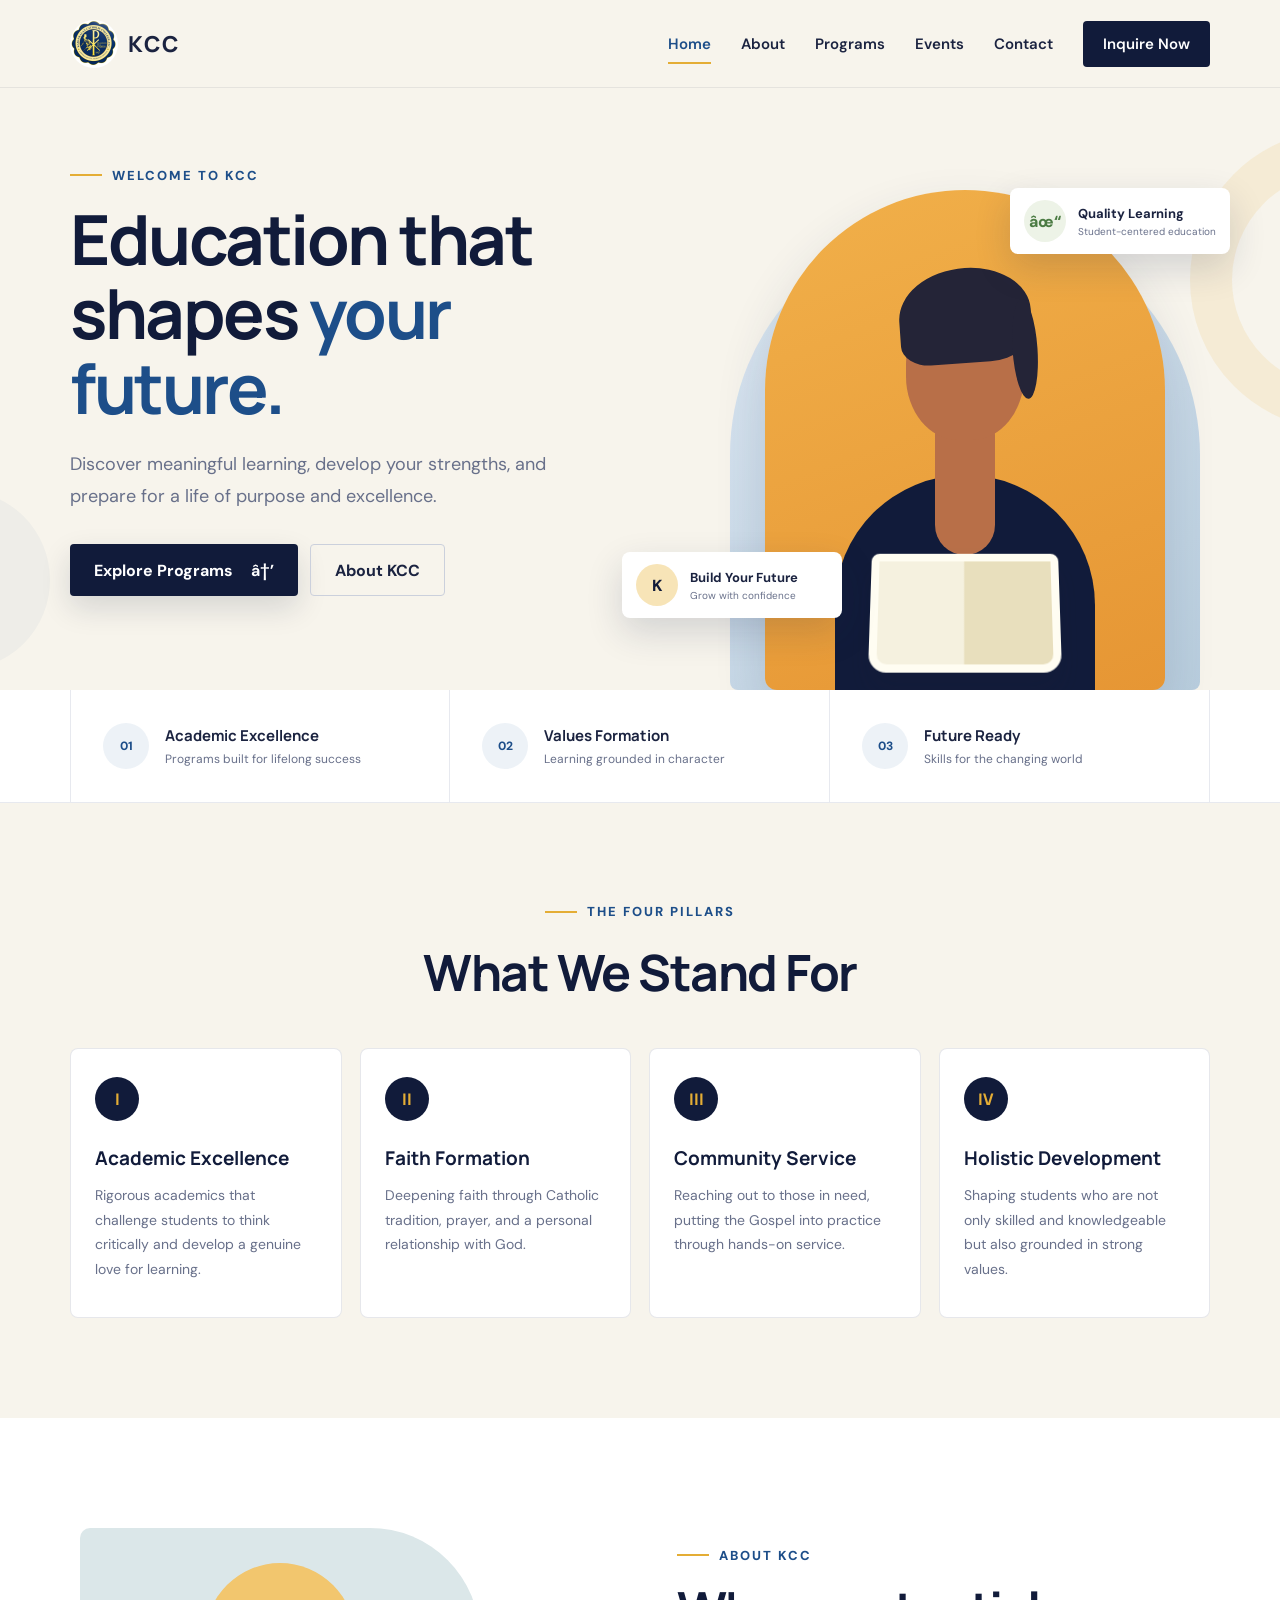
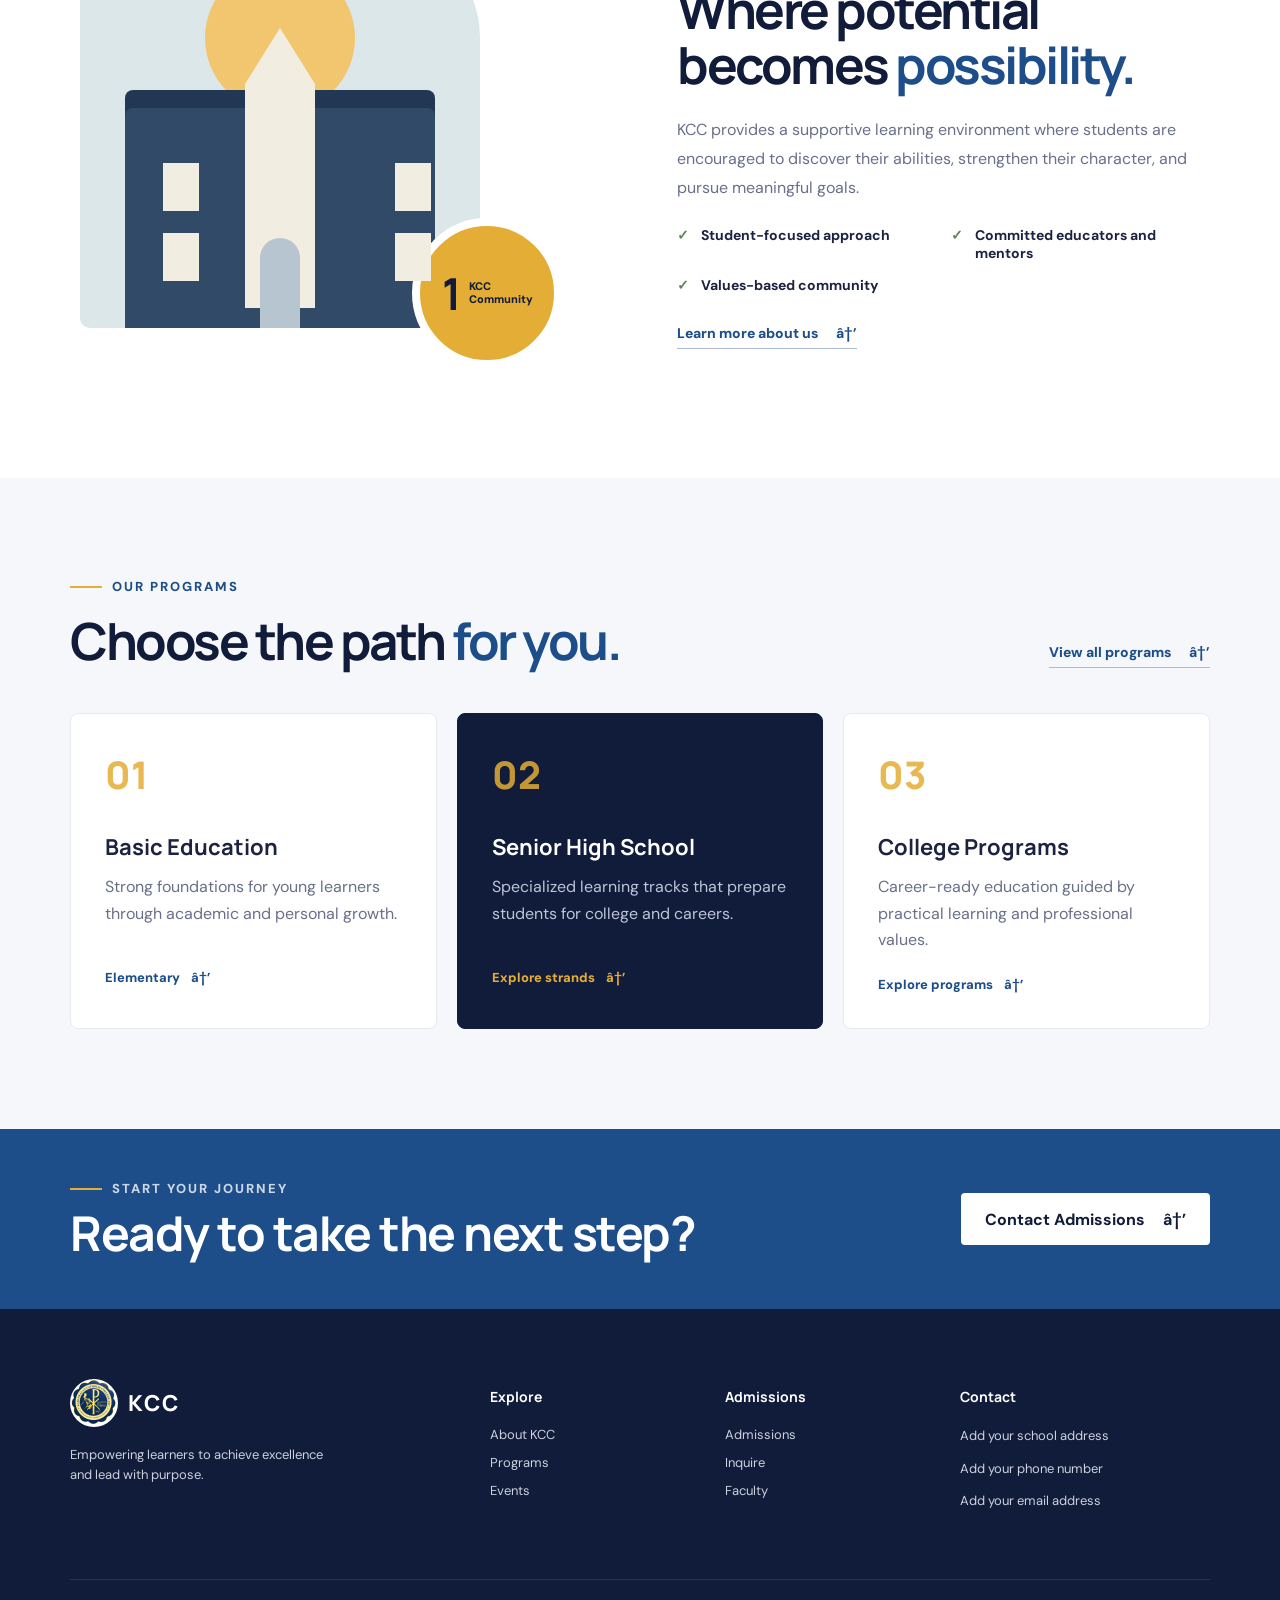
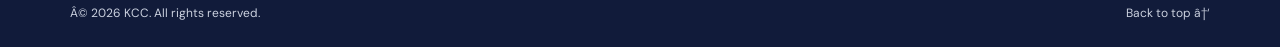
<file: index.html>
﻿<!doctype html>
<html lang="en">
<head>
  <meta charset="UTF-8">
  <meta name="viewport" content="width=device-width, initial-scale=1.0">
  <meta name="description" content="KCC - quality education, strong character, and excellence.">
  <title>KCC | Quality Education for a Brighter Future</title>
  <link rel="preconnect" href="https://fonts.googleapis.com">
  <link rel="preconnect" href="https://fonts.gstatic.com" crossorigin>
  <link href="https://fonts.googleapis.com/css2?family=DM+Sans:wght@400;500;600;700&family=Manrope:wght@600;700;800&display=swap" rel="stylesheet">
  <link rel="stylesheet" href="assets/css/styles.css">
</head>
<body>
  <header class="site-header" id="top">
    <div class="container nav-wrap">
      <a class="brand" href="#top" aria-label="KCC home">
        <img class="brand-logo" src="assets/images/kcc-logo.png" alt="" onerror="this.style.display='none'">
        <span class="brand-name">KCC</span>
      </a>
      <button class="nav-toggle" type="button" aria-label="Open navigation" aria-expanded="false">
        <span></span><span></span><span></span>
      </button>
      <nav class="main-nav" aria-label="Main navigation">
        <a class="active" href="index.html">Home</a>
        <a href="about.html">About</a>
        <a href="courses.html">Programs</a>
        <a href="events.html">Events</a>
        <a href="contact.html">Contact</a>
        <a class="nav-cta" href="contact.html">Inquire Now</a>
      </nav>
    </div>
  </header>

  <main>
    <section class="hero">
      <div class="hero-shape hero-shape-one"></div>
      <div class="hero-shape hero-shape-two"></div>
      <div class="container hero-grid">
        <div class="hero-copy">
          <div class="eyebrow"><span></span> Welcome to KCC</div>
          <h1>Education that shapes <em>your future.</em></h1>
          <p>Discover meaningful learning, develop your strengths, and prepare for a life of purpose and excellence.</p>
          <div class="hero-actions">
            <a class="button button-primary" href="courses.html">Explore Programs <span aria-hidden="true">â†’</span></a>
            <a class="button button-secondary" href="about.html">About KCC</a>
          </div>
        </div>
        <div class="hero-visual" aria-label="Students learning together">
          <div class="visual-backdrop"></div>
          <div class="student-card student-card-main">
            <div class="student-illustration">
              <div class="student-head"></div><div class="student-hair"></div>
              <div class="student-body"></div><div class="student-book"></div>
            </div>
          </div>
          <div class="floating-card card-top">
            <span class="card-icon">âœ“</span>
            <div><strong>Quality Learning</strong><small>Student-centered education</small></div>
          </div>
          <div class="floating-card card-bottom">
            <div class="mini-avatar">K</div>
            <div><strong>Build Your Future</strong><small>Grow with confidence</small></div>
          </div>
        </div>
      </div>
    </section>

    <section class="quick-info" aria-label="KCC highlights">
      <div class="container info-grid">
        <article><div class="info-icon">01</div><div><h2>Academic Excellence</h2><p>Programs built for lifelong success</p></div></article>
        <article><div class="info-icon">02</div><div><h2>Values Formation</h2><p>Learning grounded in character</p></div></article>
        <article><div class="info-icon">03</div><div><h2>Future Ready</h2><p>Skills for the changing world</p></div></article>
      </div>
    </section>

    <section class="pillars">
      <div class="container">
        <div class="pillars-heading">
          <div class="eyebrow"><span></span> The Four Pillars</div>
          <h2>What We Stand For</h2>
        </div>
        <div class="pillars-grid">
          <article class="pillar-card">
            <span class="pillar-number">I</span>
            <h3>Academic Excellence</h3>
            <p>Rigorous academics that challenge students to think critically and develop a genuine love for learning.</p>
          </article>
          <article class="pillar-card">
            <span class="pillar-number">II</span>
            <h3>Faith Formation</h3>
            <p>Deepening faith through Catholic tradition, prayer, and a personal relationship with God.</p>
          </article>
          <article class="pillar-card">
            <span class="pillar-number">III</span>
            <h3>Community Service</h3>
            <p>Reaching out to those in need, putting the Gospel into practice through hands-on service.</p>
          </article>
          <article class="pillar-card">
            <span class="pillar-number">IV</span>
            <h3>Holistic Development</h3>
            <p>Shaping students who are not only skilled and knowledgeable but also grounded in strong values.</p>
          </article>
        </div>
      </div>
    </section>

    <section class="about-preview">
      <div class="container section-grid">
        <div class="about-art">
          <div class="art-frame"><div class="art-sun"></div><div class="art-building"><span></span><span></span><span></span><span></span></div></div>
          <div class="experience-badge"><strong>1</strong><span>KCC<br>Community</span></div>
        </div>
        <div class="section-copy">
          <div class="eyebrow"><span></span> About KCC</div>
          <h2>Where potential becomes <em>possibility.</em></h2>
          <p>KCC provides a supportive learning environment where students are encouraged to discover their abilities, strengthen their character, and pursue meaningful goals.</p>
          <ul class="check-list">
            <li>Student-focused approach</li><li>Committed educators and mentors</li><li>Values-based community</li>
          </ul>
          <a class="text-link" href="about.html">Learn more about us <span>â†’</span></a>
        </div>
      </div>
    </section>

    <section class="programs">
      <div class="container">
        <div class="section-heading">
          <div><div class="eyebrow"><span></span> Our Programs</div><h2>Choose the path <em>for you.</em></h2></div>
          <a class="text-link" href="courses.html">View all programs <span>â†’</span></a>
        </div>
        <div class="program-grid">
          <article class="program-card">
            <div class="program-number">01</div><h3>Basic Education</h3>
            <p>Strong foundations for young learners through academic and personal growth.</p>
            <a href="elementary.html">Elementary <span>â†’</span></a>
          </article>
          <article class="program-card featured">
            <div class="program-number">02</div><h3>Senior High School</h3>
            <p>Specialized learning tracks that prepare students for college and careers.</p>
            <a href="senior-high.html">Explore strands <span>â†’</span></a>
          </article>
          <article class="program-card">
            <div class="program-number">03</div><h3>College Programs</h3>
            <p>Career-ready education guided by practical learning and professional values.</p>
            <a href="courses.html">Explore programs <span>â†’</span></a>
          </article>
        </div>
      </div>
    </section>

    <section class="cta">
      <div class="container cta-inner">
        <div><div class="eyebrow light"><span></span> Start your journey</div><h2>Ready to take the next step?</h2></div>
        <a class="button button-light" href="contact.html">Contact Admissions <span>â†’</span></a>
      </div>
    </section>
  </main>

  <footer class="site-footer">
    <div class="container footer-grid">
      <div class="footer-brand">
        <a class="brand brand-footer" href="#top"><img class="brand-logo" src="assets/images/kcc-logo.png" alt="" onerror="this.style.display='none'"><span class="brand-name">KCC</span></a>
        <p>Empowering learners to achieve excellence and lead with purpose.</p>
      </div>
      <div><h3>Explore</h3><a href="about.html">About KCC</a><a href="courses.html">Programs</a><a href="events.html">Events</a></div>
      <div><h3>Admissions</h3><a href="admissions.html">Admissions</a><a href="contact.html">Inquire</a><a href="trainers.html">Faculty</a></div>
      <div><h3>Contact</h3><p>Add your school address</p><p>Add your phone number</p><p>Add your email address</p></div>
    </div>
    <div class="container footer-bottom"><p>Â© <span id="year"></span> KCC. All rights reserved.</p><a href="#top">Back to top â†‘</a></div>
  </footer>
  <script src="assets/js/main.js"></script>
</body>
</html>
</file>
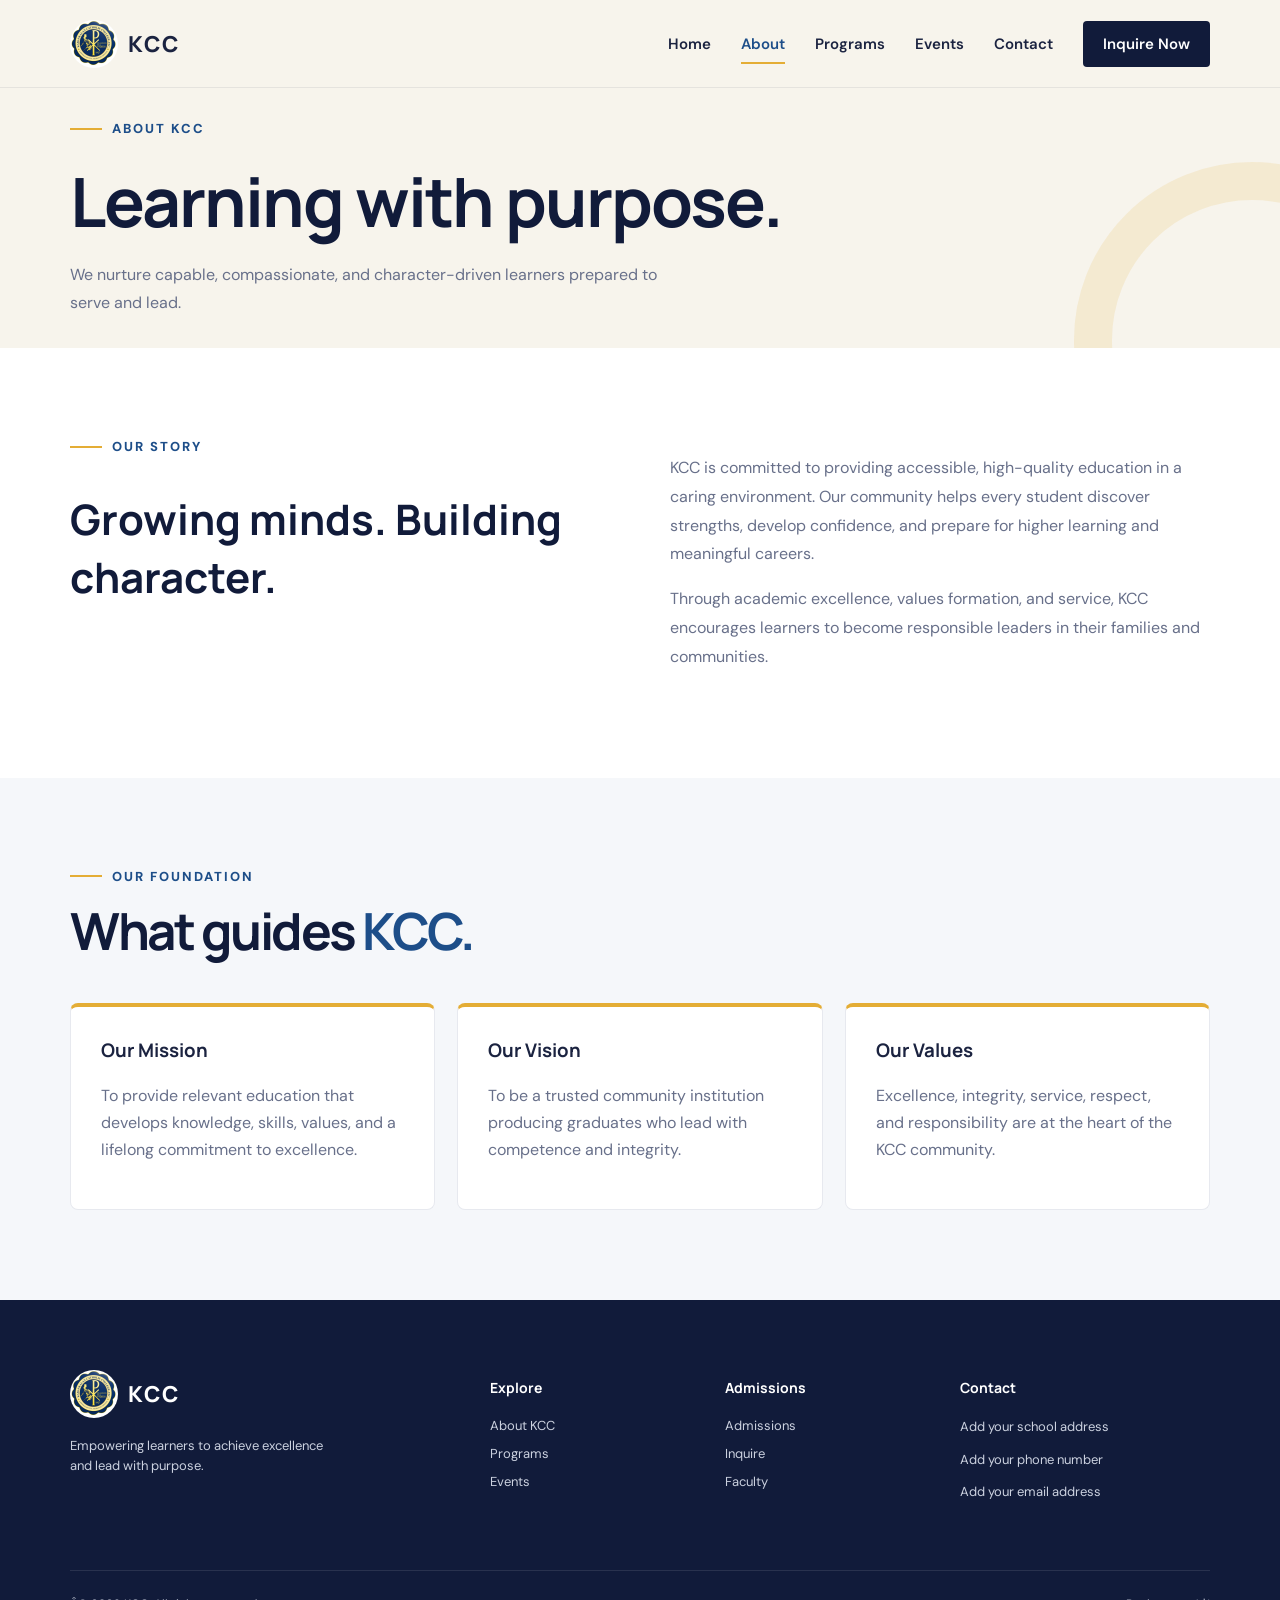
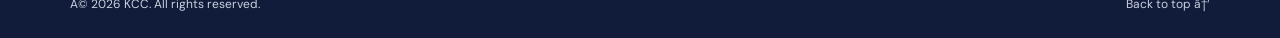
<file: about.html>
﻿<!doctype html><html lang="en"><head><meta charset="UTF-8"><meta name="viewport" content="width=device-width,initial-scale=1"><title>About KCC</title><link rel="preconnect" href="https://fonts.googleapis.com"><link rel="preconnect" href="https://fonts.gstatic.com" crossorigin><link href="https://fonts.googleapis.com/css2?family=DM+Sans:wght@400;500;600;700&family=Manrope:wght@600;700;800&display=swap" rel="stylesheet"><link rel="stylesheet" href="assets/css/styles.css"></head><body>
<header class="site-header" id="top"><div class="container nav-wrap"><a class="brand" href="index.html"><img class="brand-logo" src="assets/images/kcc-logo.png" alt=""><span class="brand-name">KCC</span></a><button class="nav-toggle" type="button" aria-label="Open navigation" aria-expanded="false"><span></span><span></span><span></span></button><nav class="main-nav"><a href="index.html">Home</a><a class="active" href="about.html">About</a><a href="courses.html">Programs</a><a href="events.html">Events</a><a href="contact.html">Contact</a><a class="nav-cta" href="contact.html">Inquire Now</a></nav></div></header>
<main><div class="subpage-header"><section class="subpage-hero"><div class="container"><div class="eyebrow"><span></span>About KCC</div><h1>Learning with purpose.</h1><p>We nurture capable, compassionate, and character-driven learners prepared to serve and lead.</p></div></section></div>
<section class="page-section"><div class="container split-content"><div><div class="eyebrow"><span></span>Our Story</div><h2>Growing minds. Building character.</h2></div><div><p>KCC is committed to providing accessible, high-quality education in a caring environment. Our community helps every student discover strengths, develop confidence, and prepare for higher learning and meaningful careers.</p><p>Through academic excellence, values formation, and service, KCC encourages learners to become responsible leaders in their families and communities.</p></div></div></section>
<section class="page-section alt"><div class="container"><div class="section-heading"><div><div class="eyebrow"><span></span>Our Foundation</div><h2>What guides <em>KCC.</em></h2></div></div><div class="content-grid"><article class="content-card featured"><h3>Our Mission</h3><p>To provide relevant education that develops knowledge, skills, values, and a lifelong commitment to excellence.</p></article><article class="content-card featured"><h3>Our Vision</h3><p>To be a trusted community institution producing graduates who lead with competence and integrity.</p></article><article class="content-card featured"><h3>Our Values</h3><p>Excellence, integrity, service, respect, and responsibility are at the heart of the KCC community.</p></article></div></div></section></main>
<footer class="site-footer"><div class="container footer-grid"><div class="footer-brand"><a class="brand brand-footer" href="index.html"><img class="brand-logo" src="assets/images/kcc-logo.png" alt=""><span class="brand-name">KCC</span></a><p>Empowering learners to achieve excellence and lead with purpose.</p></div><div><h3>Explore</h3><a href="about.html">About KCC</a><a href="courses.html">Programs</a><a href="events.html">Events</a></div><div><h3>Admissions</h3><a href="admissions.html">Admissions</a><a href="contact.html">Inquire</a><a href="trainers.html">Faculty</a></div><div><h3>Contact</h3><p>Add your school address</p><p>Add your phone number</p><p>Add your email address</p></div></div><div class="container footer-bottom"><p>Â© <span id="year"></span> KCC. All rights reserved.</p><a href="#top">Back to top â†‘</a></div></footer><script src="assets/js/main.js"></script></body></html>
</file>
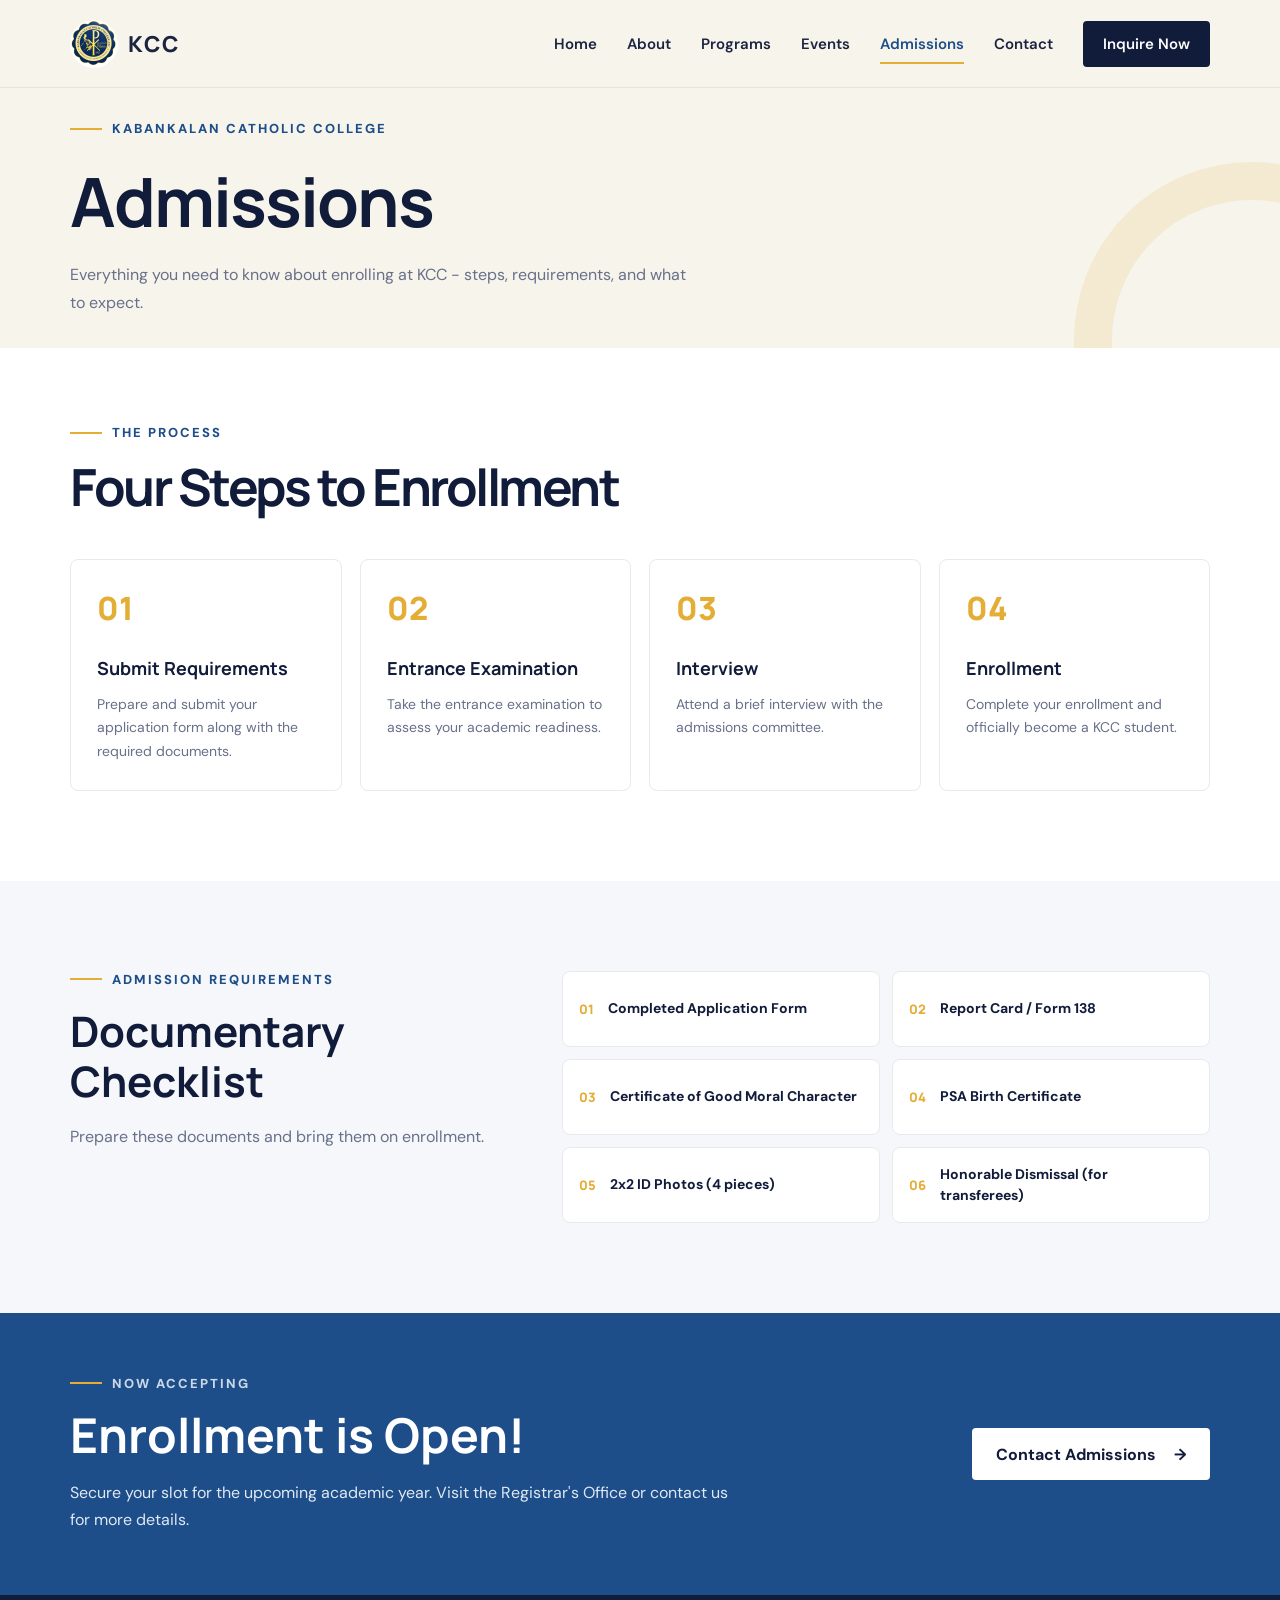
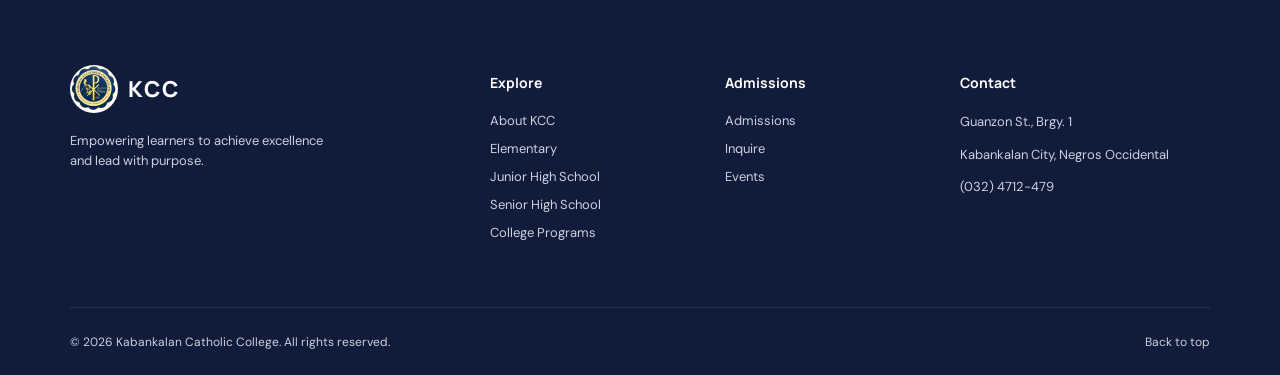
<file: admissions.html>
﻿<!doctype html>
<html lang="en">
<head>
  <meta charset="UTF-8">
  <meta name="viewport" content="width=device-width, initial-scale=1.0">
  <meta name="description" content="Admissions information for Kabankalan Catholic College: enrollment steps and requirements.">
  <title>Admissions | Kabankalan Catholic College</title>
  <link rel="preconnect" href="https://fonts.googleapis.com">
  <link rel="preconnect" href="https://fonts.gstatic.com" crossorigin>
  <link href="https://fonts.googleapis.com/css2?family=DM+Sans:wght@400;500;600;700&family=Manrope:wght@600;700;800&display=swap" rel="stylesheet">
  <link rel="stylesheet" href="assets/css/styles.css">
</head>
<body>
  <header class="site-header" id="top">
    <div class="container nav-wrap">
      <a class="brand" href="index.html">
        <img class="brand-logo" src="assets/images/kcc-logo.png" alt="">
        <span class="brand-name">KCC</span>
      </a>
      <button class="nav-toggle" type="button" aria-label="Open navigation" aria-expanded="false">
        <span></span><span></span><span></span>
      </button>
      <nav class="main-nav" aria-label="Main navigation">
        <a href="index.html">Home</a>
        <a href="about.html">About</a>
        <a href="courses.html">Programs</a>
        <a href="events.html">Events</a>
        <a class="active" href="admissions.html">Admissions</a>
        <a href="contact.html">Contact</a>
        <a class="nav-cta" href="contact.html">Inquire Now</a>
      </nav>
    </div>
  </header>

  <main>
    <div class="subpage-header">
      <section class="subpage-hero">
        <div class="container">
          <div class="eyebrow"><span></span> Kabankalan Catholic College</div>
          <h1>Admissions</h1>
          <p>Everything you need to know about enrolling at KCC - steps, requirements, and what to expect.</p>
        </div>
      </section>
    </div>

    <section class="page-section admissions-process">
      <div class="container">
        <div class="section-heading">
          <div>
            <div class="eyebrow"><span></span> The Process</div>
            <h2>Four Steps to Enrollment</h2>
          </div>
        </div>
        <div class="admission-steps">
          <article class="admission-step"><span>01</span><h3>Submit Requirements</h3><p>Prepare and submit your application form along with the required documents.</p></article>
          <article class="admission-step"><span>02</span><h3>Entrance Examination</h3><p>Take the entrance examination to assess your academic readiness.</p></article>
          <article class="admission-step"><span>03</span><h3>Interview</h3><p>Attend a brief interview with the admissions committee.</p></article>
          <article class="admission-step"><span>04</span><h3>Enrollment</h3><p>Complete your enrollment and officially become a KCC student.</p></article>
        </div>
      </div>
    </section>

    <section class="page-section alt">
      <div class="container requirements-layout">
        <div>
          <div class="eyebrow"><span></span> Admission Requirements</div>
          <h2>Documentary Checklist</h2>
          <p class="requirements-intro">Prepare these documents and bring them on enrollment.</p>
        </div>
        <ol class="requirements-list">
          <li><span>01</span><strong>Completed Application Form</strong></li>
          <li><span>02</span><strong>Report Card / Form 138</strong></li>
          <li><span>03</span><strong>Certificate of Good Moral Character</strong></li>
          <li><span>04</span><strong>PSA Birth Certificate</strong></li>
          <li><span>05</span><strong>2x2 ID Photos (4 pieces)</strong></li>
          <li><span>06</span><strong>Honorable Dismissal (for transferees)</strong></li>
        </ol>
      </div>
    </section>

    <section class="admissions-cta">
      <div class="container admissions-cta-content">
        <div>
          <div class="eyebrow light"><span></span> Now Accepting</div>
          <h2>Enrollment is Open!</h2>
          <p>Secure your slot for the upcoming academic year. Visit the Registrar's Office or contact us for more details.</p>
        </div>
        <a class="button button-light" href="contact.html">Contact Admissions <span aria-hidden="true">→</span></a>
      </div>
    </section>
  </main>

  <footer class="site-footer">
    <div class="container footer-grid">
      <div class="footer-brand">
        <a class="brand brand-footer" href="index.html"><img class="brand-logo" src="assets/images/kcc-logo.png" alt=""><span class="brand-name">KCC</span></a>
        <p>Empowering learners to achieve excellence and lead with purpose.</p>
      </div>
      <div><h3>Explore</h3><a href="about.html">About KCC</a><a href="elementary.html">Elementary</a><a href="junior-high.html">Junior High School</a><a href="senior-high.html">Senior High School</a><a href="courses.html">College Programs</a></div>
      <div><h3>Admissions</h3><a href="admissions.html">Admissions</a><a href="contact.html">Inquire</a><a href="events.html">Events</a></div>
      <div><h3>Contact</h3><p>Guanzon St., Brgy. 1</p><p>Kabankalan City, Negros Occidental</p><p><a href="tel:+63324712479">(032) 4712-479</a></p></div>
    </div>
    <div class="container footer-bottom">
      <p>© <span id="year"></span> Kabankalan Catholic College. All rights reserved.</p>
      <a href="#top">Back to top</a>
    </div>
  </footer>
  <script src="assets/js/main.js"></script>
</body>
</html>
</file>
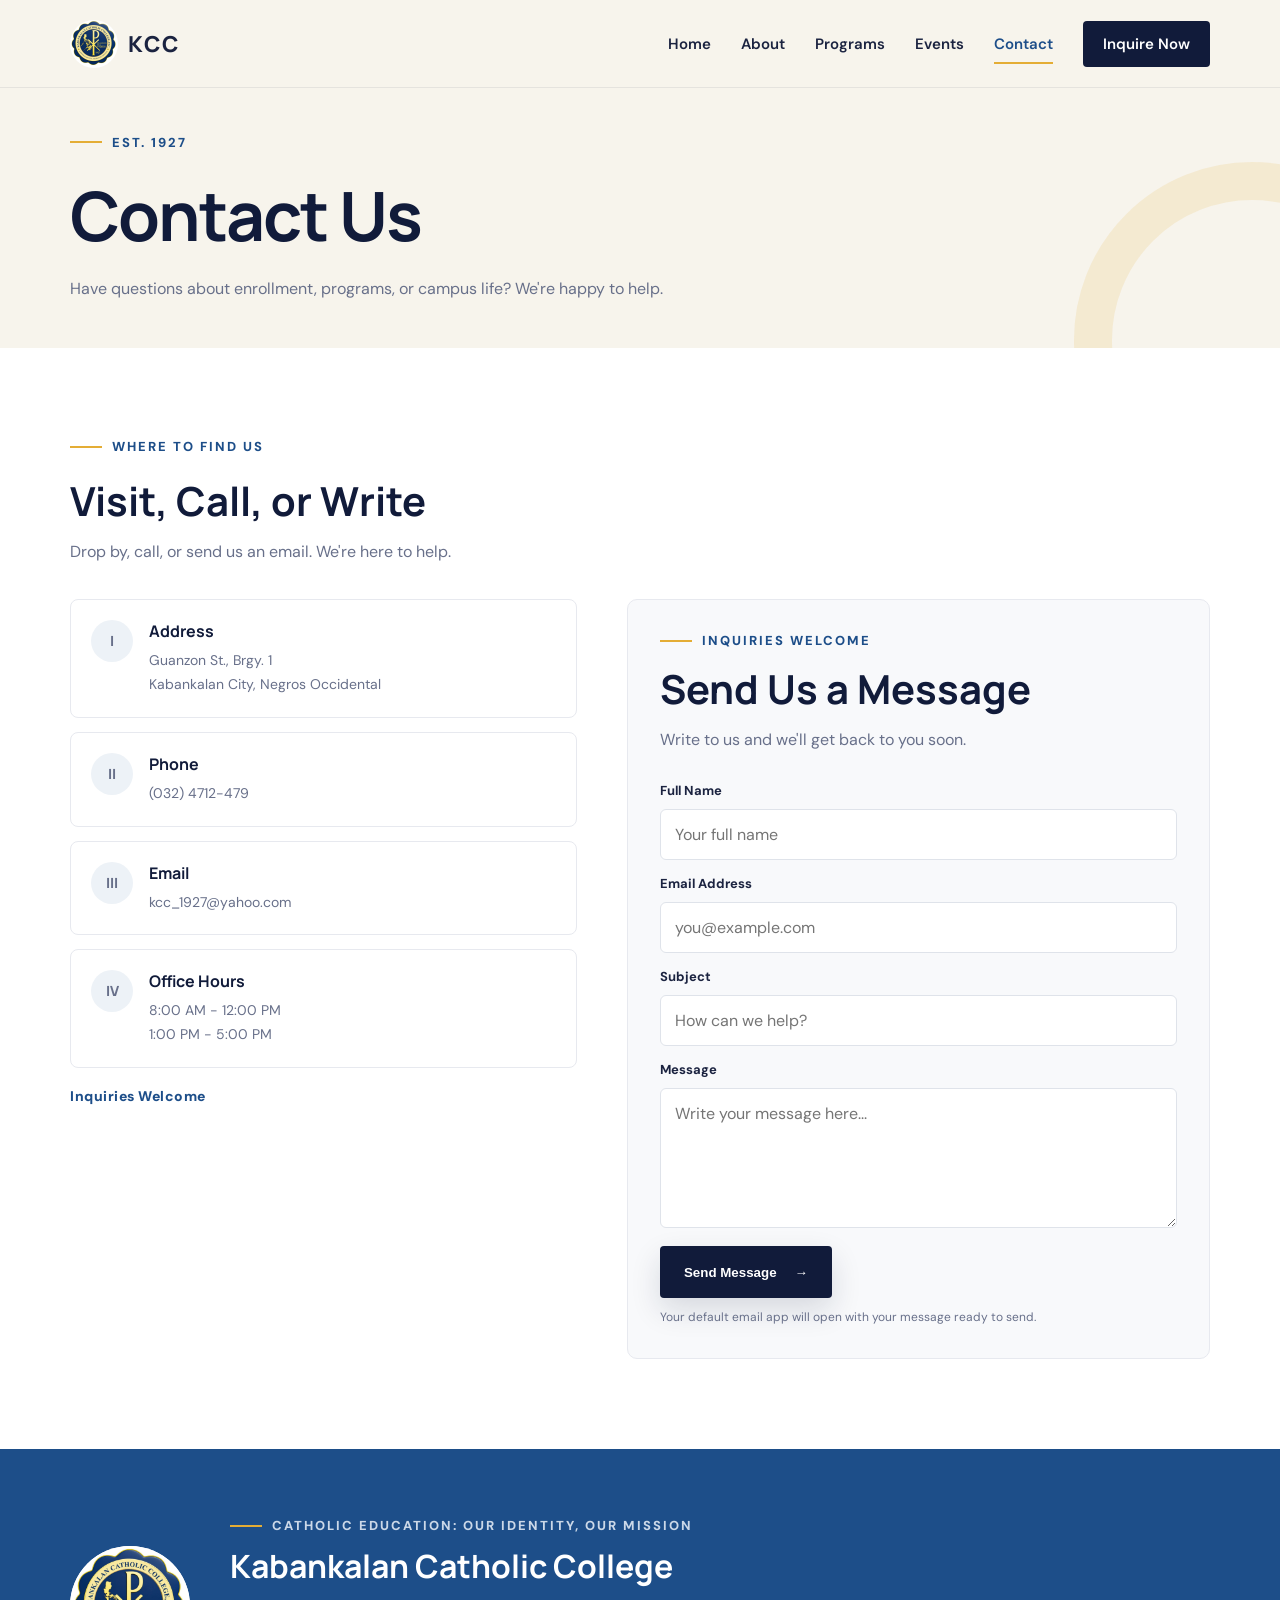
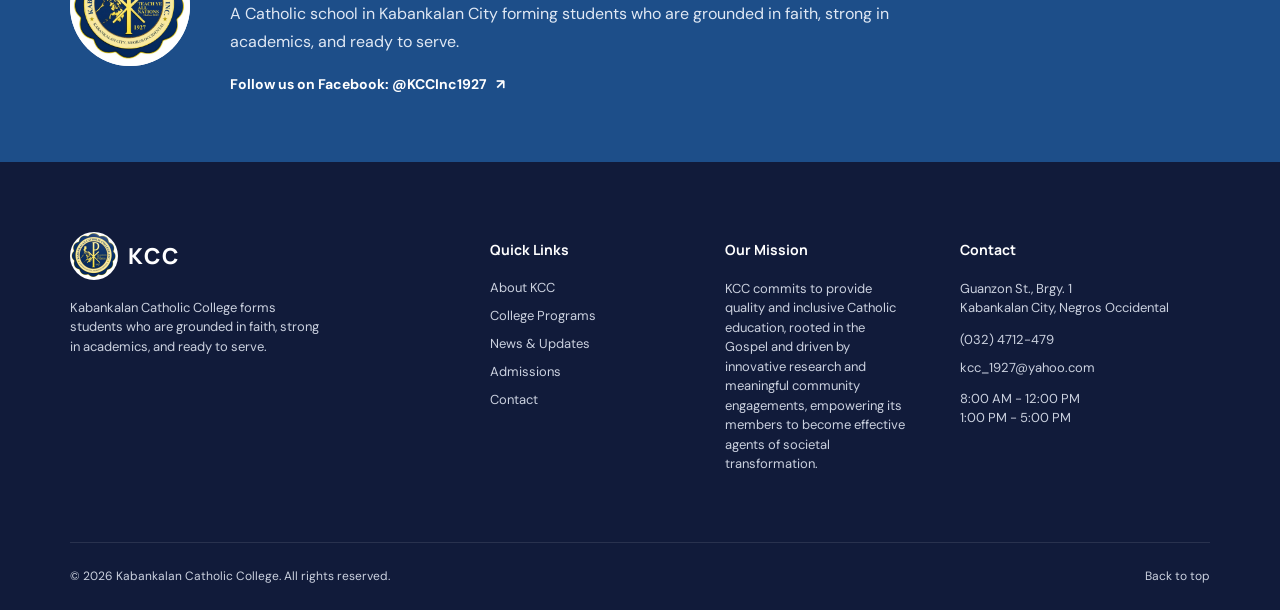
<file: contact.html>
﻿<!doctype html>
<html lang="en">
<head>
  <meta charset="UTF-8">
  <meta name="viewport" content="width=device-width, initial-scale=1.0">
  <meta name="description" content="Contact Kabankalan Catholic College for enrollment, programs, and campus information.">
  <title>Contact Us | Kabankalan Catholic College</title>
  <link rel="preconnect" href="https://fonts.googleapis.com">
  <link rel="preconnect" href="https://fonts.gstatic.com" crossorigin>
  <link href="https://fonts.googleapis.com/css2?family=DM+Sans:wght@400;500;600;700&family=Manrope:wght@600;700;800&display=swap" rel="stylesheet">
  <link rel="stylesheet" href="assets/css/styles.css">
</head>
<body>
  <header class="site-header" id="top">
    <div class="container nav-wrap">
      <a class="brand" href="index.html">
        <img class="brand-logo" src="assets/images/kcc-logo.png" alt="">
        <span class="brand-name">KCC</span>
      </a>
      <button class="nav-toggle" type="button" aria-label="Open navigation" aria-expanded="false">
        <span></span><span></span><span></span>
      </button>
      <nav class="main-nav" aria-label="Main navigation">
        <a href="index.html">Home</a>
        <a href="about.html">About</a>
        <a href="courses.html">Programs</a>
        <a href="events.html">Events</a>
        <a class="active" href="contact.html">Contact</a>
        <a class="nav-cta" href="#inquiry">Inquire Now</a>
      </nav>
    </div>
  </header>

  <main>
    <div class="subpage-header">
      <section class="subpage-hero contact-hero">
        <div class="container">
          <div class="eyebrow"><span></span> Est. 1927</div>
          <h1>Contact Us</h1>
          <p>Have questions about enrollment, programs, or campus life? We're happy to help.</p>
        </div>
      </section>
    </div>

    <section class="page-section contact-page" id="inquiry">
      <div class="container">
        <div class="contact-intro">
          <div class="eyebrow"><span></span> Where to Find Us</div>
          <h2>Visit, Call, or Write</h2>
          <p>Drop by, call, or send us an email. We're here to help.</p>
        </div>

        <div class="contact-layout">
          <div class="contact-list">
            <article class="contact-item">
              <span class="contact-index">I</span>
              <div><strong>Address</strong><span>Guanzon St., Brgy. 1<br>Kabankalan City, Negros Occidental</span></div>
            </article>
            <article class="contact-item">
              <span class="contact-index">II</span>
              <div><strong>Phone</strong><a href="tel:+63324712479">(032) 4712-479</a></div>
            </article>
            <article class="contact-item">
              <span class="contact-index">III</span>
              <div><strong>Email</strong><a href="mailto:kcc_1927@yahoo.com">kcc_1927@yahoo.com</a></div>
            </article>
            <article class="contact-item">
              <span class="contact-index">IV</span>
              <div><strong>Office Hours</strong><span>8:00 AM - 12:00 PM<br>1:00 PM - 5:00 PM</span></div>
            </article>
            <p class="inquiries-note">Inquiries Welcome</p>
          </div>

          <div class="message-panel">
            <div class="eyebrow"><span></span> Inquiries Welcome</div>
            <h2>Send Us a Message</h2>
            <p>Write to us and we'll get back to you soon.</p>
            <form class="contact-form" id="contact-form">
              <label for="contact-name">Full Name</label>
              <input id="contact-name" type="text" name="name" placeholder="Your full name" required>
              <label for="contact-email">Email Address</label>
              <input id="contact-email" type="email" name="email" placeholder="you@example.com" required>
              <label for="contact-subject">Subject</label>
              <input id="contact-subject" type="text" name="subject" placeholder="How can we help?" required>
              <label for="contact-message">Message</label>
              <textarea id="contact-message" name="message" placeholder="Write your message here..." required></textarea>
              <button class="button button-primary" type="submit">Send Message <span aria-hidden="true">→</span></button>
              <small class="form-note">Your default email app will open with your message ready to send.</small>
            </form>
          </div>
        </div>
      </div>
    </section>

    <section class="kcc-contact-brand">
      <div class="container kcc-brand-content">
        <img src="assets/images/kcc-logo.png" alt="Kabankalan Catholic College seal">
        <div>
          <div class="eyebrow light"><span></span> Catholic Education: Our Identity, Our Mission</div>
          <h2>Kabankalan Catholic College</h2>
          <p>A Catholic school in Kabankalan City forming students who are grounded in faith, strong in academics, and ready to serve.</p>
          <a class="facebook-link" href="https://www.facebook.com/KCCInc1927" target="_blank" rel="noopener noreferrer">Follow us on Facebook: @KCCInc1927 <span aria-hidden="true">↗</span></a>
        </div>
      </div>
    </section>
  </main>

  <footer class="site-footer">
    <div class="container footer-grid">
      <div class="footer-brand">
        <a class="brand brand-footer" href="index.html">
          <img class="brand-logo" src="assets/images/kcc-logo.png" alt="">
          <span class="brand-name">KCC</span>
        </a>
        <p>Kabankalan Catholic College forms students who are grounded in faith, strong in academics, and ready to serve.</p>
      </div>
      <div>
        <h3>Quick Links</h3>
        <a href="about.html">About KCC</a>
        <a href="courses.html">College Programs</a>
        <a href="events.html">News &amp; Updates</a>
        <a href="admissions.html">Admissions</a>
        <a href="contact.html">Contact</a>
      </div>
      <div>
        <h3>Our Mission</h3>
        <p>KCC commits to provide quality and inclusive Catholic education, rooted in the Gospel and driven by innovative research and meaningful community engagements, empowering its members to become effective agents of societal transformation.</p>
      </div>
      <div>
        <h3>Contact</h3>
        <p>Guanzon St., Brgy. 1<br>Kabankalan City, Negros Occidental</p>
        <a href="tel:+63324712479">(032) 4712-479</a>
        <a href="mailto:kcc_1927@yahoo.com">kcc_1927@yahoo.com</a>
        <p>8:00 AM - 12:00 PM<br>1:00 PM - 5:00 PM</p>
      </div>
    </div>
    <div class="container footer-bottom">
      <p>© <span id="year"></span> Kabankalan Catholic College. All rights reserved.</p>
      <a href="#top">Back to top</a>
    </div>
  </footer>
  <script src="assets/js/main.js"></script>
</body>
</html>
</file>
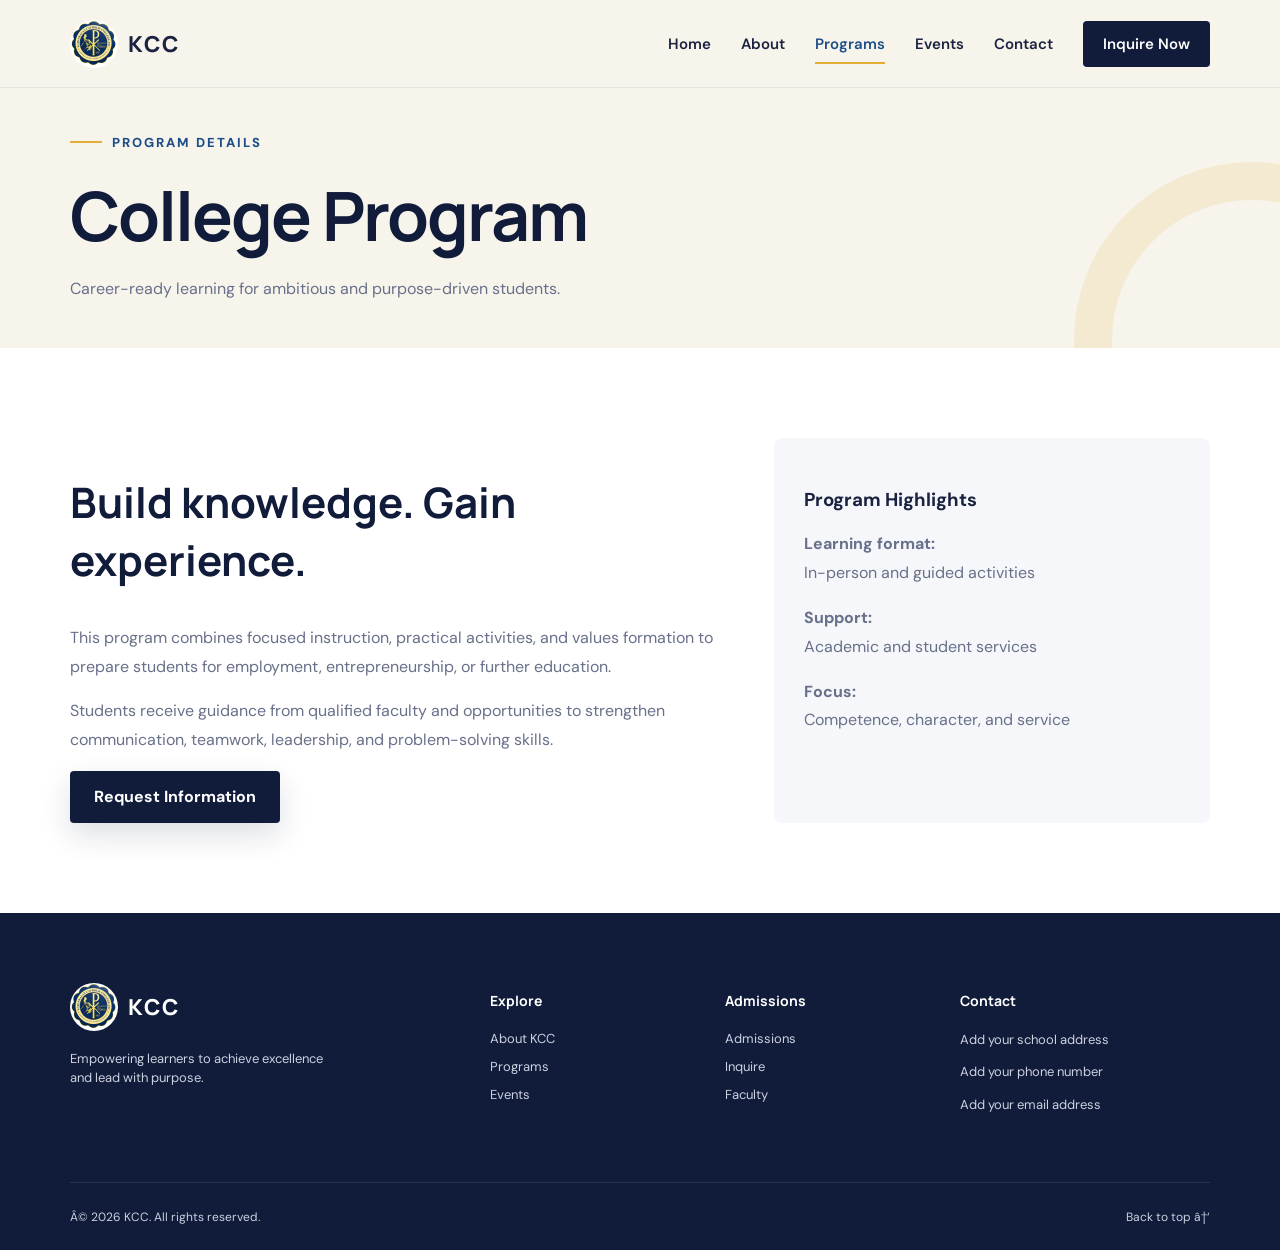
<file: course-details.html>
﻿<!doctype html><html lang="en"><head><meta charset="UTF-8"><meta name="viewport" content="width=device-width,initial-scale=1"><title>Program Details | KCC</title><link rel="preconnect" href="https://fonts.googleapis.com"><link rel="preconnect" href="https://fonts.gstatic.com" crossorigin><link href="https://fonts.googleapis.com/css2?family=DM+Sans:wght@400;500;600;700&family=Manrope:wght@600;700;800&display=swap" rel="stylesheet"><link rel="stylesheet" href="assets/css/styles.css"></head><body>
<header class="site-header" id="top"><div class="container nav-wrap"><a class="brand" href="index.html"><img class="brand-logo" src="assets/images/kcc-logo.png" alt=""><span class="brand-name">KCC</span></a><button class="nav-toggle" type="button" aria-label="Open navigation" aria-expanded="false"><span></span><span></span><span></span></button><nav class="main-nav"><a href="index.html">Home</a><a href="about.html">About</a><a class="active" href="courses.html">Programs</a><a href="events.html">Events</a><a href="contact.html">Contact</a><a class="nav-cta" href="contact.html">Inquire Now</a></nav></div></header>
<main><div class="subpage-header"><section class="subpage-hero"><div class="container"><div class="eyebrow"><span></span>Program Details</div><h1>College Program</h1><p>Career-ready learning for ambitious and purpose-driven students.</p></div></section></div><section class="page-section"><div class="container course-detail"><div><h2>Build knowledge. Gain experience.</h2><p>This program combines focused instruction, practical activities, and values formation to prepare students for employment, entrepreneurship, or further education.</p><p>Students receive guidance from qualified faculty and opportunities to strengthen communication, teamwork, leadership, and problem-solving skills.</p><a class="button button-primary" href="contact.html">Request Information</a></div><aside class="course-info"><h3>Program Highlights</h3><p><strong>Learning format:</strong><br>In-person and guided activities</p><p><strong>Support:</strong><br>Academic and student services</p><p><strong>Focus:</strong><br>Competence, character, and service</p></aside></div></section></main>
<footer class="site-footer"><div class="container footer-grid"><div class="footer-brand"><a class="brand brand-footer" href="index.html"><img class="brand-logo" src="assets/images/kcc-logo.png" alt=""><span class="brand-name">KCC</span></a><p>Empowering learners to achieve excellence and lead with purpose.</p></div><div><h3>Explore</h3><a href="about.html">About KCC</a><a href="courses.html">Programs</a><a href="events.html">Events</a></div><div><h3>Admissions</h3><a href="admissions.html">Admissions</a><a href="contact.html">Inquire</a><a href="trainers.html">Faculty</a></div><div><h3>Contact</h3><p>Add your school address</p><p>Add your phone number</p><p>Add your email address</p></div></div><div class="container footer-bottom"><p>Â© <span id="year"></span> KCC. All rights reserved.</p><a href="#top">Back to top â†‘</a></div></footer><script src="assets/js/main.js"></script></body></html>
</file>
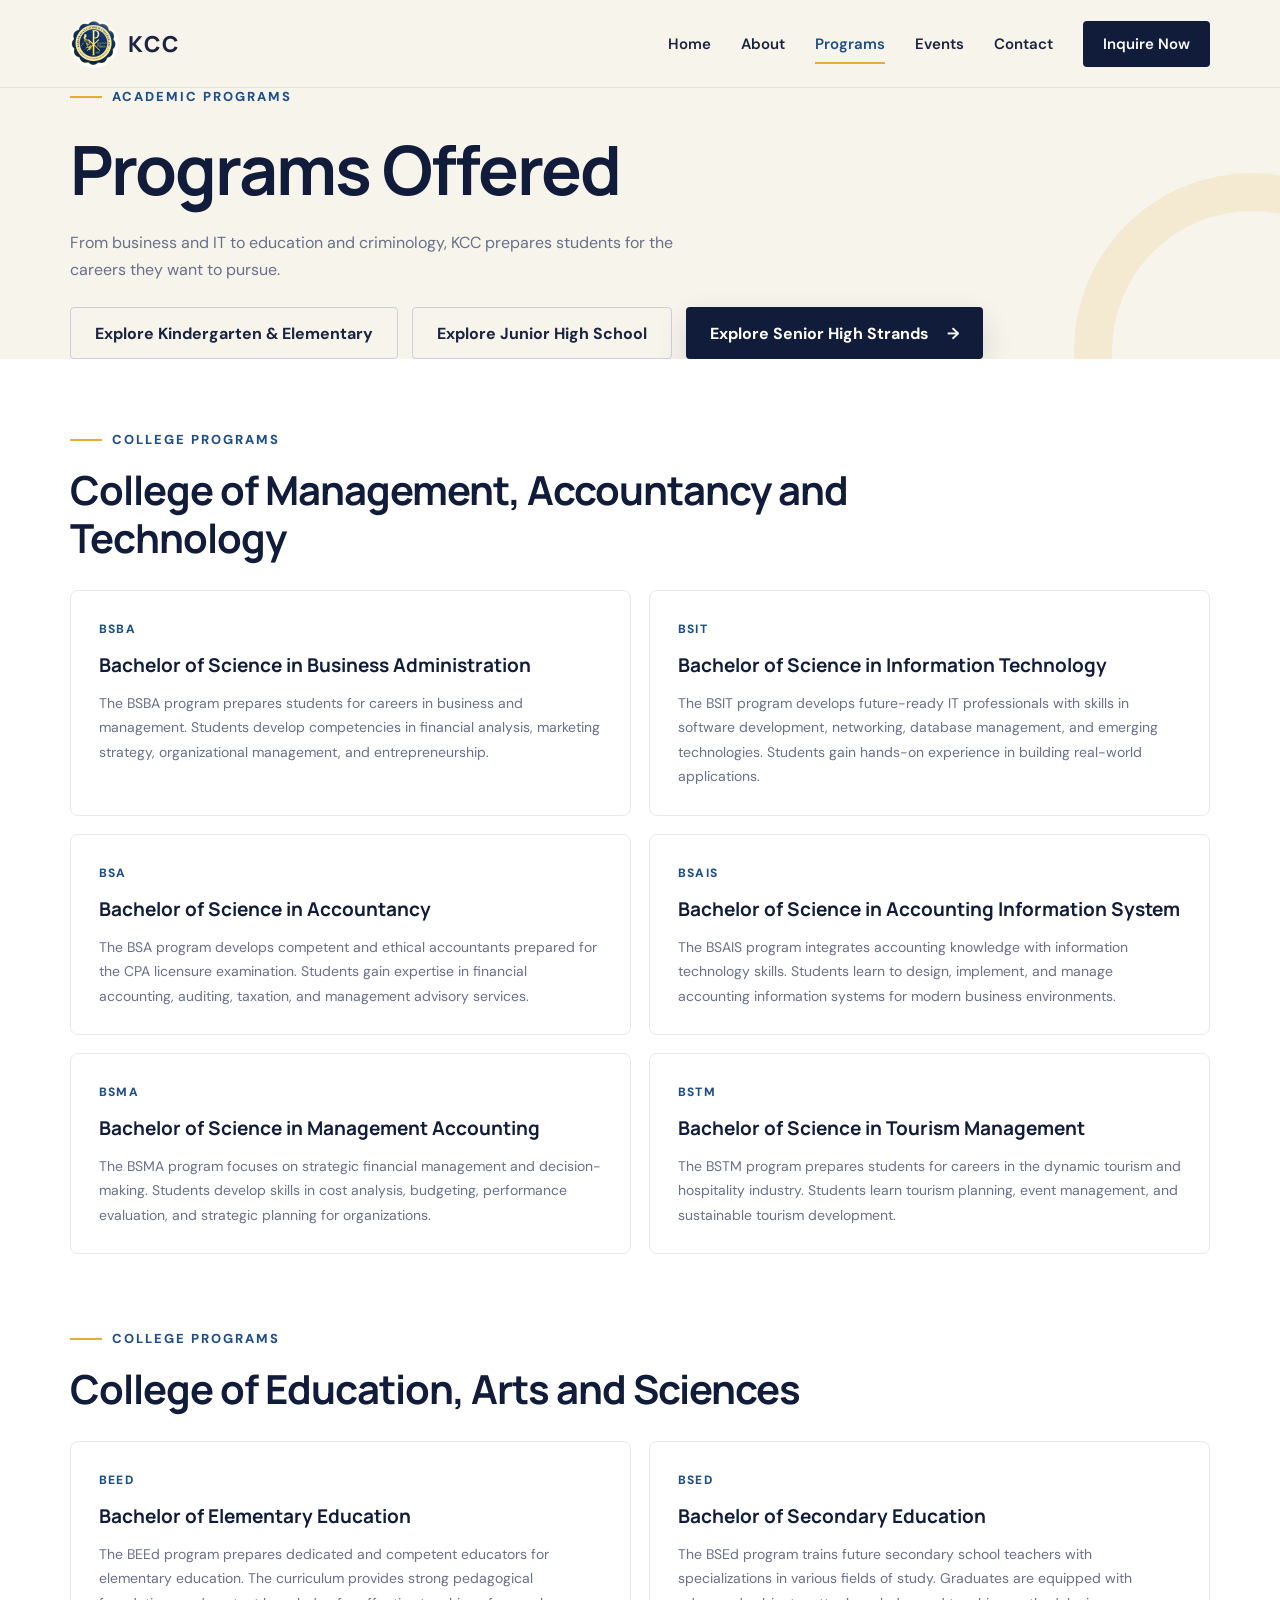
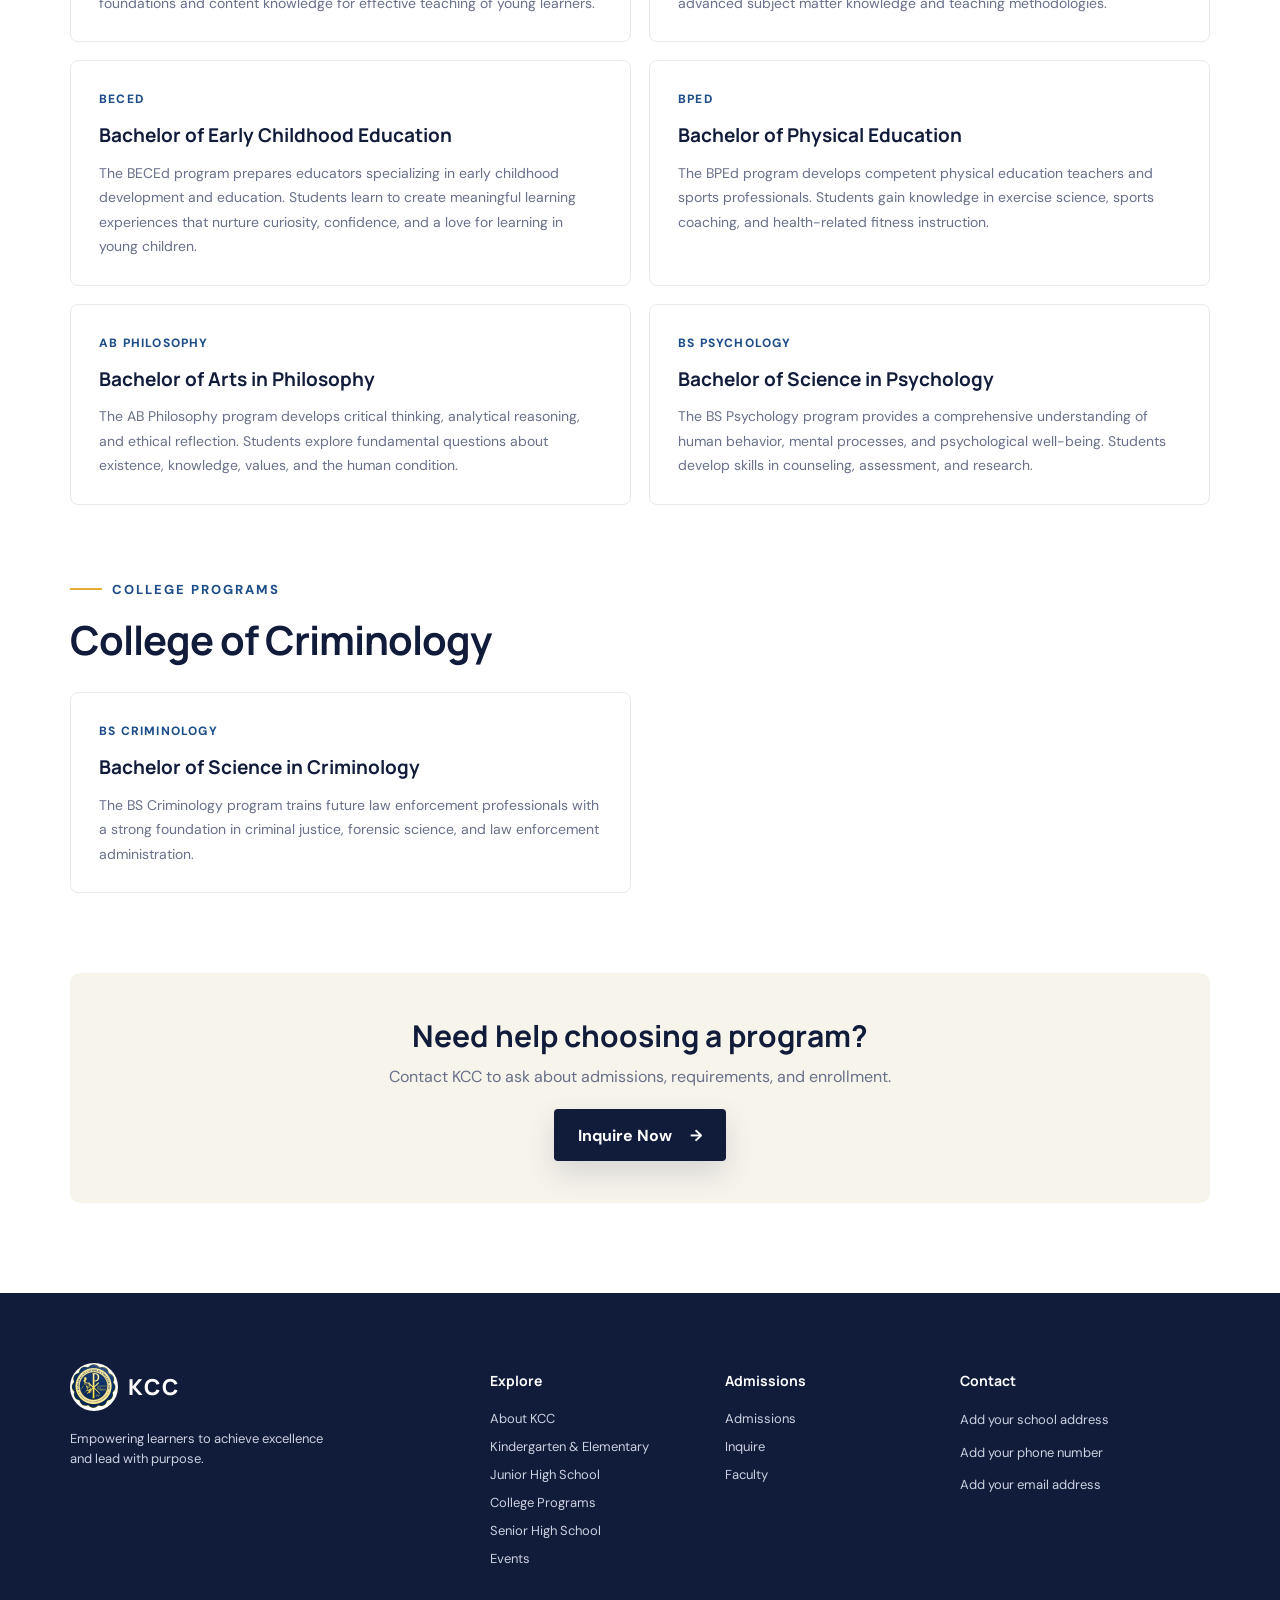
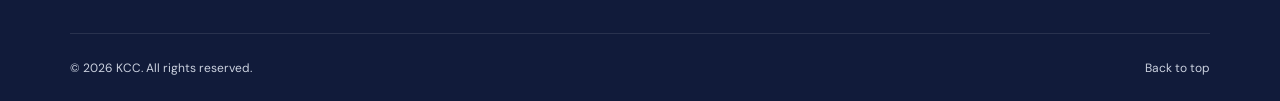
<file: courses.html>
﻿<!doctype html>
<html lang="en">
<head>
  <meta charset="UTF-8">
  <meta name="viewport" content="width=device-width, initial-scale=1.0">
  <title>Academic Programs | KCC</title>
  <link rel="preconnect" href="https://fonts.googleapis.com">
  <link rel="preconnect" href="https://fonts.gstatic.com" crossorigin>
  <link href="https://fonts.googleapis.com/css2?family=DM+Sans:wght@400;500;600;700&family=Manrope:wght@600;700;800&display=swap" rel="stylesheet">
  <link rel="stylesheet" href="assets/css/styles.css">
</head>
<body>
  <header class="site-header" id="top">
    <div class="container nav-wrap">
      <a class="brand" href="index.html">
        <img class="brand-logo" src="assets/images/kcc-logo.png" alt="">
        <span class="brand-name">KCC</span>
      </a>
      <button class="nav-toggle" type="button" aria-label="Open navigation" aria-expanded="false">
        <span></span><span></span><span></span>
      </button>
      <nav class="main-nav" aria-label="Main navigation">
        <a href="index.html">Home</a>
        <a href="about.html">About</a>
        <a class="active" href="courses.html">Programs</a>
        <a href="events.html">Events</a>
        <a href="contact.html">Contact</a>
        <a class="nav-cta" href="contact.html">Inquire Now</a>
      </nav>
    </div>
  </header>

  <main>
    <div class="subpage-header">
      <section class="subpage-hero">
        <div class="container">
          <div class="eyebrow"><span></span> Academic Programs</div>
          <h1>Programs Offered</h1>
          <p>From business and IT to education and criminology, KCC prepares students for the careers they want to pursue.</p>
          <a class="button button-secondary courses-elementary-link" href="elementary.html">Explore Kindergarten &amp; Elementary</a>
          <a class="button button-secondary courses-junior-link" href="junior-high.html">Explore Junior High School</a>
          <a class="button button-primary courses-senior-link" href="senior-high.html">Explore Senior High Strands <span aria-hidden="true">→</span></a>
        </div>
      </section>
    </div>

    <section class="page-section programs-list">
      <div class="container">
        <section class="college-section" aria-labelledby="management-heading">
          <div class="college-heading">
            <div class="eyebrow"><span></span> College Programs</div>
            <h2 id="management-heading">College of Management, Accountancy and Technology</h2>
          </div>
          <div class="degree-grid">
            <article class="degree-card">
              <span class="degree-code">BSBA</span>
              <h3>Bachelor of Science in Business Administration</h3>
              <p>The BSBA program prepares students for careers in business and management. Students develop competencies in financial analysis, marketing strategy, organizational management, and entrepreneurship.</p>
            </article>
            <article class="degree-card">
              <span class="degree-code">BSIT</span>
              <h3>Bachelor of Science in Information Technology</h3>
              <p>The BSIT program develops future-ready IT professionals with skills in software development, networking, database management, and emerging technologies. Students gain hands-on experience in building real-world applications.</p>
            </article>
            <article class="degree-card">
              <span class="degree-code">BSA</span>
              <h3>Bachelor of Science in Accountancy</h3>
              <p>The BSA program develops competent and ethical accountants prepared for the CPA licensure examination. Students gain expertise in financial accounting, auditing, taxation, and management advisory services.</p>
            </article>
            <article class="degree-card">
              <span class="degree-code">BSAIS</span>
              <h3>Bachelor of Science in Accounting Information System</h3>
              <p>The BSAIS program integrates accounting knowledge with information technology skills. Students learn to design, implement, and manage accounting information systems for modern business environments.</p>
            </article>
            <article class="degree-card">
              <span class="degree-code">BSMA</span>
              <h3>Bachelor of Science in Management Accounting</h3>
              <p>The BSMA program focuses on strategic financial management and decision-making. Students develop skills in cost analysis, budgeting, performance evaluation, and strategic planning for organizations.</p>
            </article>
            <article class="degree-card">
              <span class="degree-code">BSTM</span>
              <h3>Bachelor of Science in Tourism Management</h3>
              <p>The BSTM program prepares students for careers in the dynamic tourism and hospitality industry. Students learn tourism planning, event management, and sustainable tourism development.</p>
            </article>
          </div>
        </section>

        <section class="college-section" aria-labelledby="education-heading">
          <div class="college-heading">
            <div class="eyebrow"><span></span> College Programs</div>
            <h2 id="education-heading">College of Education, Arts and Sciences</h2>
          </div>
          <div class="degree-grid">
            <article class="degree-card">
              <span class="degree-code">BEEd</span>
              <h3>Bachelor of Elementary Education</h3>
              <p>The BEEd program prepares dedicated and competent educators for elementary education. The curriculum provides strong pedagogical foundations and content knowledge for effective teaching of young learners.</p>
            </article>
            <article class="degree-card">
              <span class="degree-code">BSEd</span>
              <h3>Bachelor of Secondary Education</h3>
              <p>The BSEd program trains future secondary school teachers with specializations in various fields of study. Graduates are equipped with advanced subject matter knowledge and teaching methodologies.</p>
            </article>
            <article class="degree-card">
              <span class="degree-code">BECEd</span>
              <h3>Bachelor of Early Childhood Education</h3>
              <p>The BECEd program prepares educators specializing in early childhood development and education. Students learn to create meaningful learning experiences that nurture curiosity, confidence, and a love for learning in young children.</p>
            </article>
            <article class="degree-card">
              <span class="degree-code">BPEd</span>
              <h3>Bachelor of Physical Education</h3>
              <p>The BPEd program develops competent physical education teachers and sports professionals. Students gain knowledge in exercise science, sports coaching, and health-related fitness instruction.</p>
            </article>
            <article class="degree-card">
              <span class="degree-code">AB Philosophy</span>
              <h3>Bachelor of Arts in Philosophy</h3>
              <p>The AB Philosophy program develops critical thinking, analytical reasoning, and ethical reflection. Students explore fundamental questions about existence, knowledge, values, and the human condition.</p>
            </article>
            <article class="degree-card">
              <span class="degree-code">BS Psychology</span>
              <h3>Bachelor of Science in Psychology</h3>
              <p>The BS Psychology program provides a comprehensive understanding of human behavior, mental processes, and psychological well-being. Students develop skills in counseling, assessment, and research.</p>
            </article>
          </div>
        </section>

        <section class="college-section" aria-labelledby="criminology-heading">
          <div class="college-heading">
            <div class="eyebrow"><span></span> College Programs</div>
            <h2 id="criminology-heading">College of Criminology</h2>
          </div>
          <div class="degree-grid">
            <article class="degree-card">
              <span class="degree-code">BS Criminology</span>
              <h3>Bachelor of Science in Criminology</h3>
              <p>The BS Criminology program trains future law enforcement professionals with a strong foundation in criminal justice, forensic science, and law enforcement administration.</p>
            </article>
          </div>
        </section>

        <div class="program-inquiry">
          <h2>Need help choosing a program?</h2>
          <p>Contact KCC to ask about admissions, requirements, and enrollment.</p>
          <a class="button button-primary" href="contact.html">Inquire Now <span aria-hidden="true">→</span></a>
        </div>
      </div>
    </section>
  </main>

  <footer class="site-footer">
    <div class="container footer-grid">
      <div class="footer-brand">
        <a class="brand brand-footer" href="index.html">
          <img class="brand-logo" src="assets/images/kcc-logo.png" alt="">
          <span class="brand-name">KCC</span>
        </a>
        <p>Empowering learners to achieve excellence and lead with purpose.</p>
      </div>
      <div><h3>Explore</h3><a href="about.html">About KCC</a><a href="elementary.html">Kindergarten &amp; Elementary</a><a href="junior-high.html">Junior High School</a><a href="courses.html">College Programs</a><a href="senior-high.html">Senior High School</a><a href="events.html">Events</a></div>
      <div><h3>Admissions</h3><a href="admissions.html">Admissions</a><a href="contact.html">Inquire</a><a href="trainers.html">Faculty</a></div>
      <div><h3>Contact</h3><p>Add your school address</p><p>Add your phone number</p><p>Add your email address</p></div>
    </div>
    <div class="container footer-bottom">
      <p>© <span id="year"></span> KCC. All rights reserved.</p>
      <a href="#top">Back to top</a>
    </div>
  </footer>
  <script src="assets/js/main.js"></script>
</body>
</html>
</file>
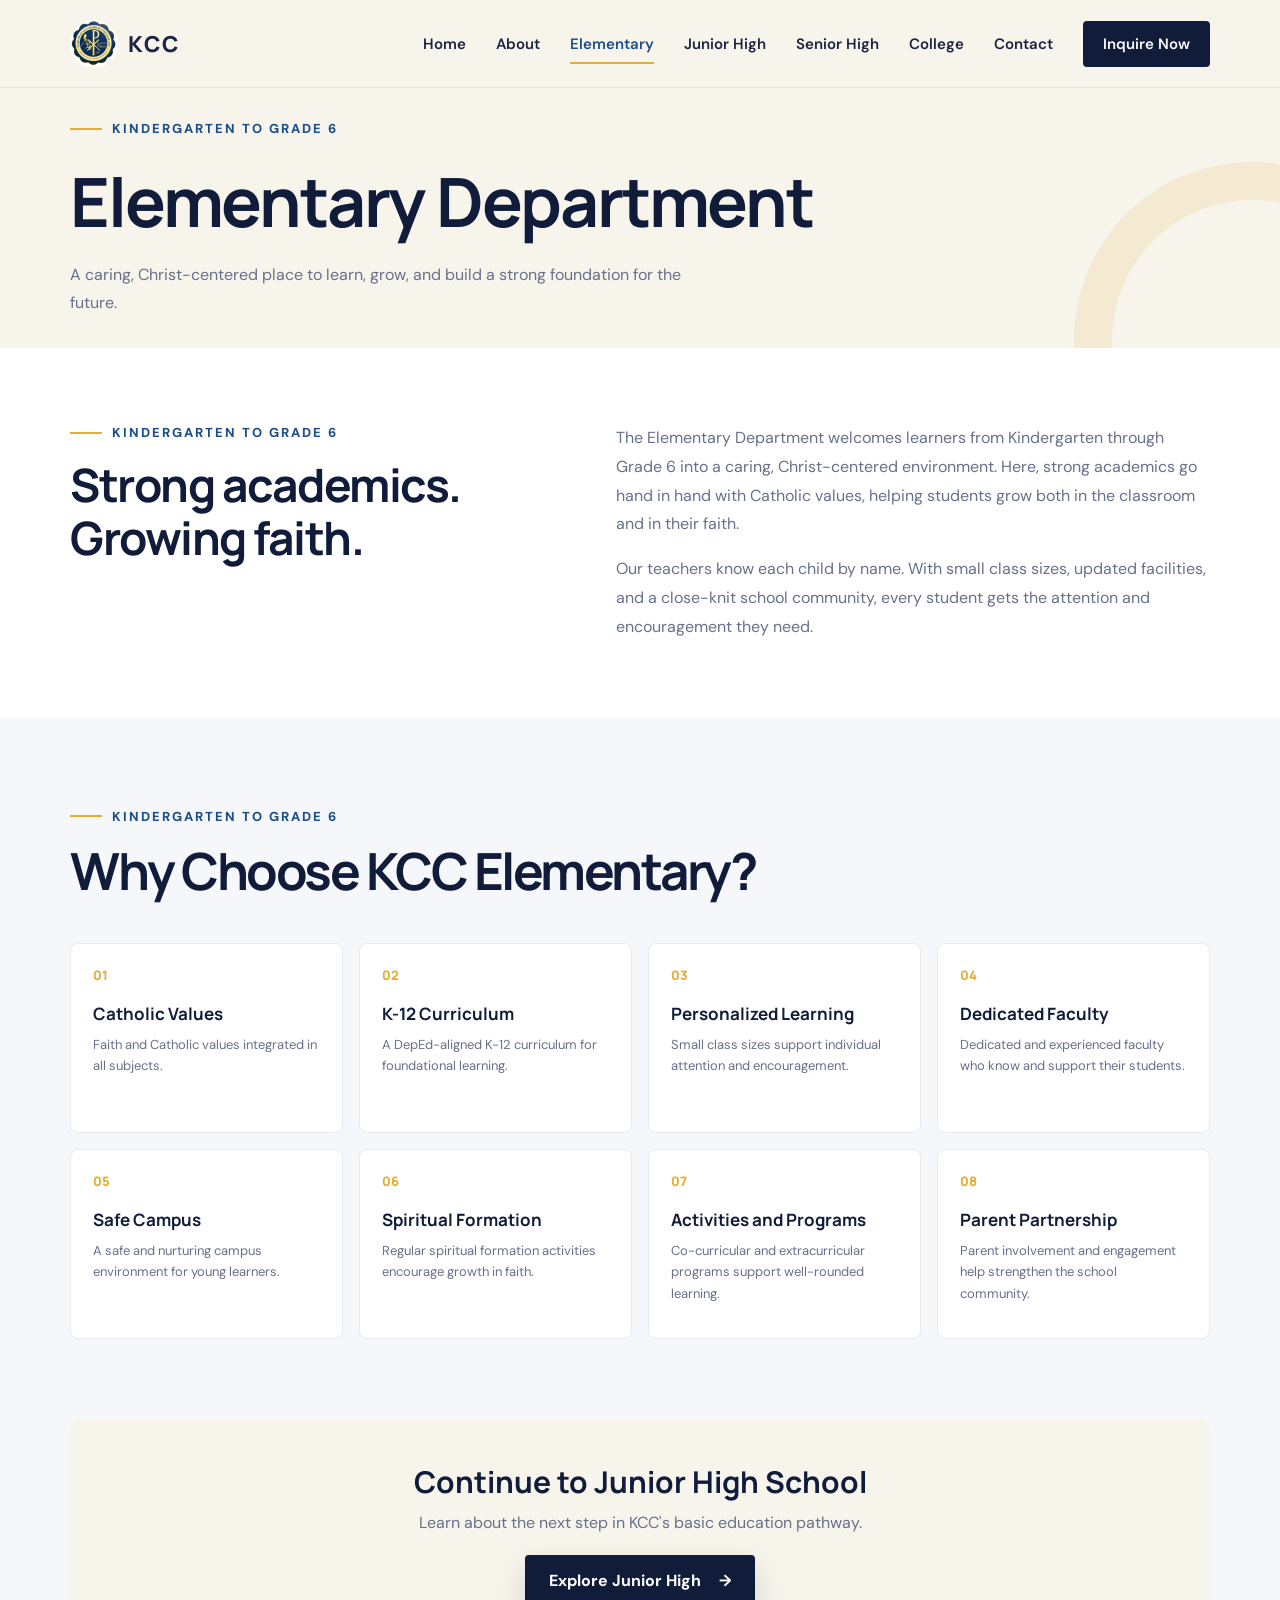
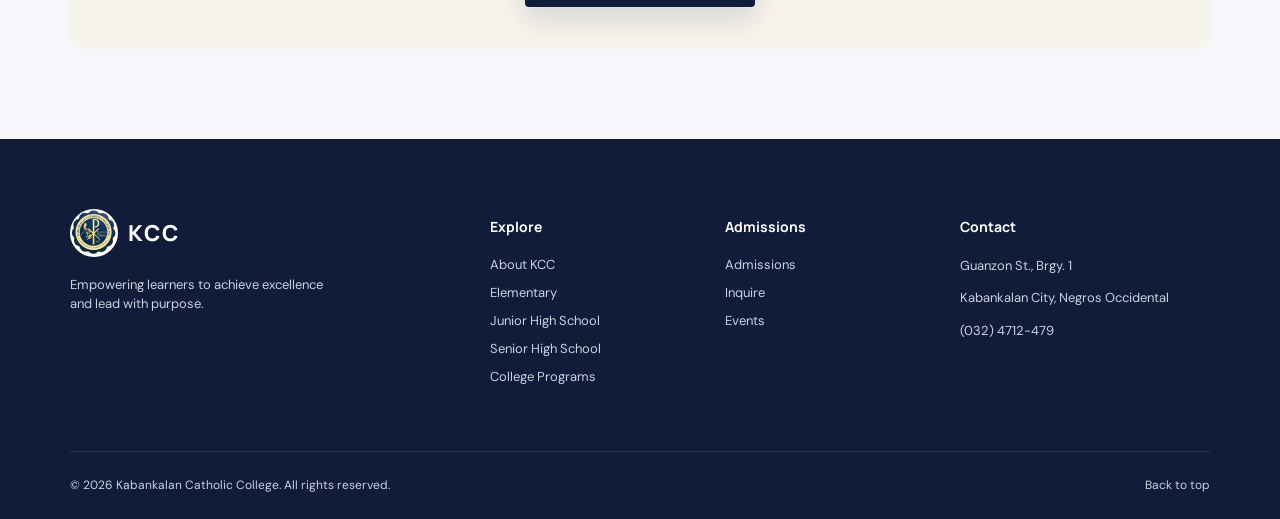
<file: elementary.html>
﻿<!doctype html>
<html lang="en">
<head>
  <meta charset="UTF-8">
  <meta name="viewport" content="width=device-width, initial-scale=1.0">
  <meta name="description" content="Explore Kindergarten through Grade 6 at Kabankalan Catholic College Elementary Department.">
  <title>Kindergarten &amp; Elementary | KCC</title>
  <link rel="preconnect" href="https://fonts.googleapis.com">
  <link rel="preconnect" href="https://fonts.gstatic.com" crossorigin>
  <link href="https://fonts.googleapis.com/css2?family=DM+Sans:wght@400;500;600;700&family=Manrope:wght@600;700;800&display=swap" rel="stylesheet">
  <link rel="stylesheet" href="assets/css/styles.css">
</head>
<body>
  <header class="site-header" id="top">
    <div class="container nav-wrap">
      <a class="brand" href="index.html">
        <img class="brand-logo" src="assets/images/kcc-logo.png" alt="">
        <span class="brand-name">KCC</span>
      </a>
      <button class="nav-toggle" type="button" aria-label="Open navigation" aria-expanded="false">
        <span></span><span></span><span></span>
      </button>
      <nav class="main-nav" aria-label="Main navigation">
        <a href="index.html">Home</a>
        <a href="about.html">About</a>
        <a class="active" href="elementary.html">Elementary</a>
        <a href="junior-high.html">Junior High</a>
        <a href="senior-high.html">Senior High</a>
        <a href="courses.html">College</a>
        <a href="contact.html">Contact</a>
        <a class="nav-cta" href="contact.html">Inquire Now</a>
      </nav>
    </div>
  </header>

  <main>
    <div class="subpage-header">
      <section class="subpage-hero">
        <div class="container">
          <div class="eyebrow"><span></span> Kindergarten to Grade 6</div>
          <h1>Elementary Department</h1>
          <p>A caring, Christ-centered place to learn, grow, and build a strong foundation for the future.</p>
        </div>
      </section>
    </div>

    <section class="page-section elementary-intro">
      <div class="container elementary-intro-grid">
        <div>
          <div class="eyebrow"><span></span> Kindergarten to Grade 6</div>
          <h2>Strong academics. Growing faith.</h2>
        </div>
        <div>
          <p>The Elementary Department welcomes learners from Kindergarten through Grade 6 into a caring, Christ-centered environment. Here, strong academics go hand in hand with Catholic values, helping students grow both in the classroom and in their faith.</p>
          <p>Our teachers know each child by name. With small class sizes, updated facilities, and a close-knit school community, every student gets the attention and encouragement they need.</p>
        </div>
      </div>
    </section>

    <section class="page-section alt">
      <div class="container">
        <div class="section-heading">
          <div>
            <div class="eyebrow"><span></span> Kindergarten to Grade 6</div>
            <h2>Why Choose KCC Elementary?</h2>
          </div>
        </div>
        <div class="elementary-benefits">
          <article class="elementary-benefit"><span>01</span><h3>Catholic Values</h3><p>Faith and Catholic values integrated in all subjects.</p></article>
          <article class="elementary-benefit"><span>02</span><h3>K-12 Curriculum</h3><p>A DepEd-aligned K-12 curriculum for foundational learning.</p></article>
          <article class="elementary-benefit"><span>03</span><h3>Personalized Learning</h3><p>Small class sizes support individual attention and encouragement.</p></article>
          <article class="elementary-benefit"><span>04</span><h3>Dedicated Faculty</h3><p>Dedicated and experienced faculty who know and support their students.</p></article>
          <article class="elementary-benefit"><span>05</span><h3>Safe Campus</h3><p>A safe and nurturing campus environment for young learners.</p></article>
          <article class="elementary-benefit"><span>06</span><h3>Spiritual Formation</h3><p>Regular spiritual formation activities encourage growth in faith.</p></article>
          <article class="elementary-benefit"><span>07</span><h3>Activities and Programs</h3><p>Co-curricular and extracurricular programs support well-rounded learning.</p></article>
          <article class="elementary-benefit"><span>08</span><h3>Parent Partnership</h3><p>Parent involvement and engagement help strengthen the school community.</p></article>
        </div>
        <div class="program-inquiry">
          <h2>Continue to Junior High School</h2>
          <p>Learn about the next step in KCC's basic education pathway.</p>
          <a class="button button-primary" href="junior-high.html">Explore Junior High <span aria-hidden="true">→</span></a>
        </div>
      </div>
    </section>
  </main>

  <footer class="site-footer">
    <div class="container footer-grid">
      <div class="footer-brand">
        <a class="brand brand-footer" href="index.html"><img class="brand-logo" src="assets/images/kcc-logo.png" alt=""><span class="brand-name">KCC</span></a>
        <p>Empowering learners to achieve excellence and lead with purpose.</p>
      </div>
      <div><h3>Explore</h3><a href="about.html">About KCC</a><a href="elementary.html">Elementary</a><a href="junior-high.html">Junior High School</a><a href="senior-high.html">Senior High School</a><a href="courses.html">College Programs</a></div>
      <div><h3>Admissions</h3><a href="admissions.html">Admissions</a><a href="contact.html">Inquire</a><a href="events.html">Events</a></div>
      <div><h3>Contact</h3><p>Guanzon St., Brgy. 1</p><p>Kabankalan City, Negros Occidental</p><p><a href="tel:+63324712479">(032) 4712-479</a></p></div>
    </div>
    <div class="container footer-bottom">
      <p>© <span id="year"></span> Kabankalan Catholic College. All rights reserved.</p>
      <a href="#top">Back to top</a>
    </div>
  </footer>
  <script src="assets/js/main.js"></script>
</body>
</html>
</file>
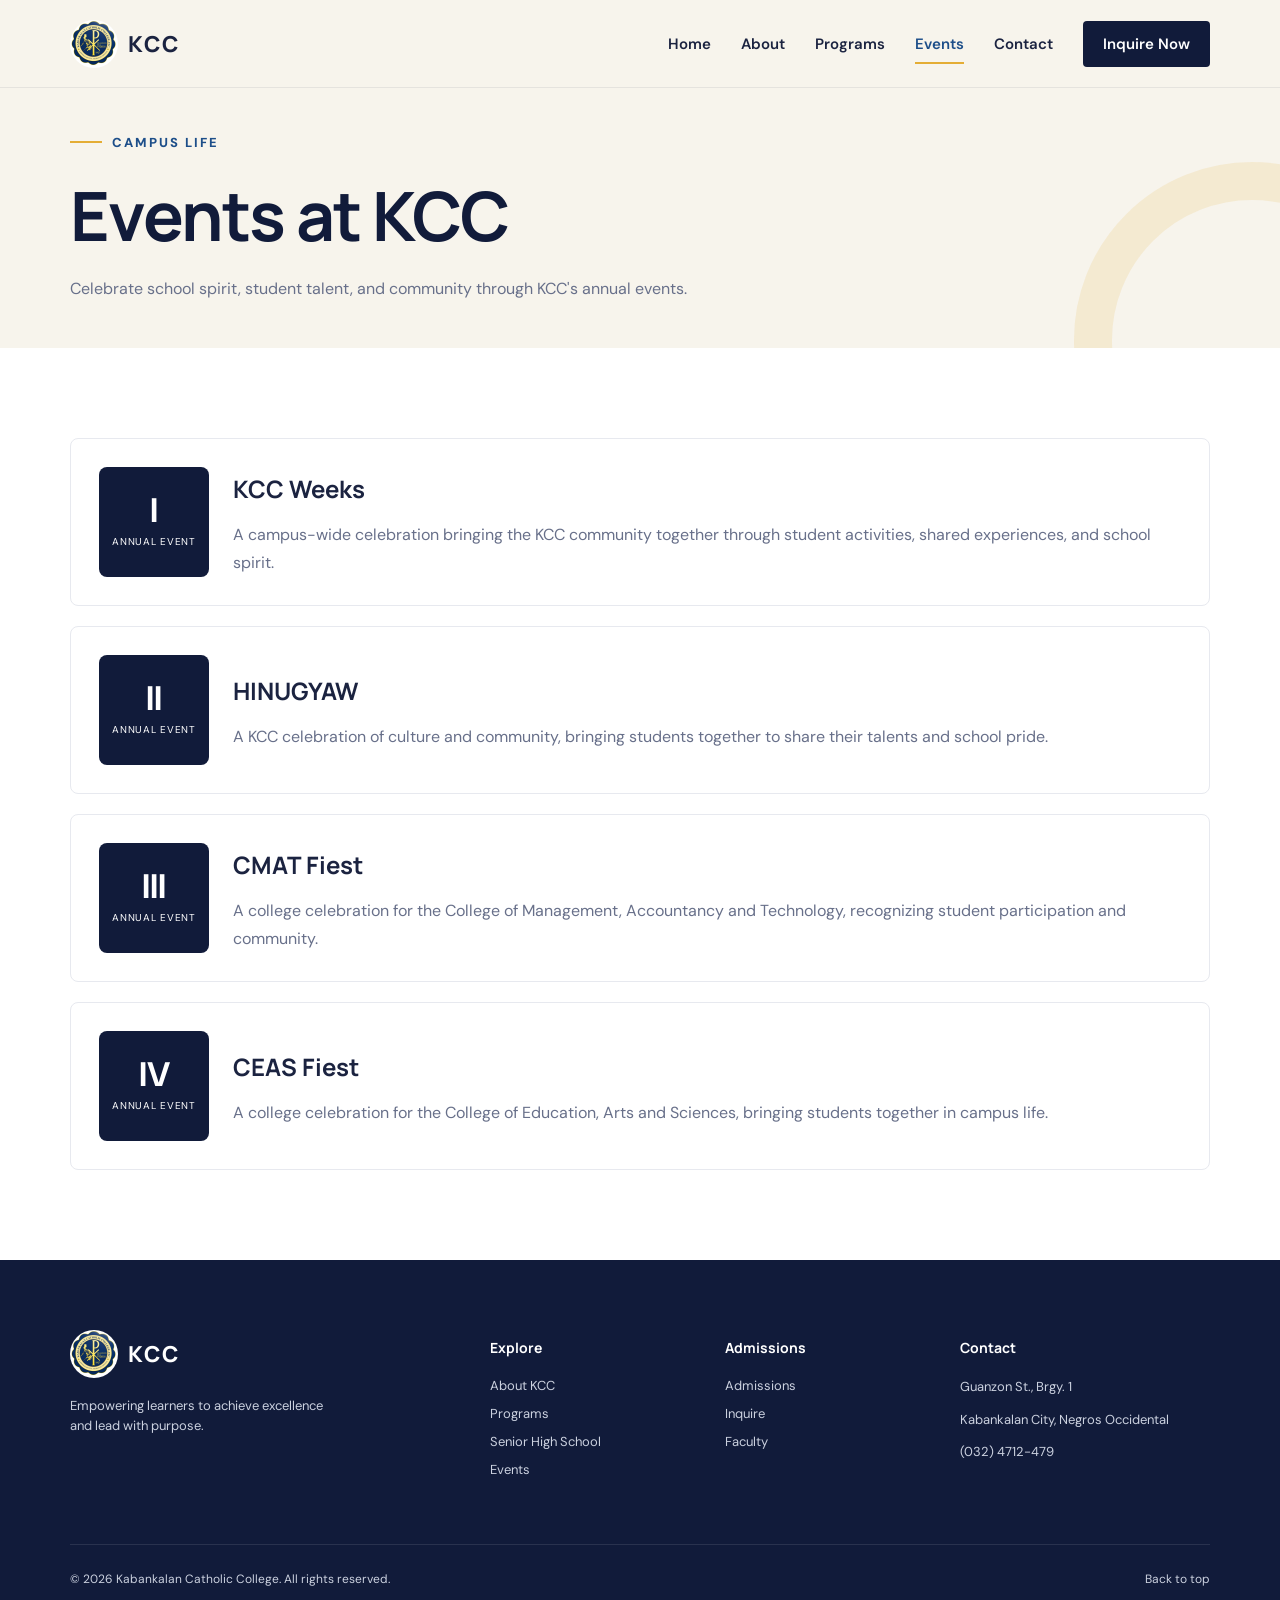
<file: events.html>
﻿<!doctype html>
<html lang="en">
<head>
  <meta charset="UTF-8">
  <meta name="viewport" content="width=device-width, initial-scale=1.0">
  <meta name="description" content="Discover campus events and celebrations at Kabankalan Catholic College.">
  <title>Events | Kabankalan Catholic College</title>
  <link rel="preconnect" href="https://fonts.googleapis.com">
  <link rel="preconnect" href="https://fonts.gstatic.com" crossorigin>
  <link href="https://fonts.googleapis.com/css2?family=DM+Sans:wght@400;500;600;700&family=Manrope:wght@600;700;800&display=swap" rel="stylesheet">
  <link rel="stylesheet" href="assets/css/styles.css">
</head>
<body>
  <header class="site-header" id="top">
    <div class="container nav-wrap">
      <a class="brand" href="index.html">
        <img class="brand-logo" src="assets/images/kcc-logo.png" alt="">
        <span class="brand-name">KCC</span>
      </a>
      <button class="nav-toggle" type="button" aria-label="Open navigation" aria-expanded="false">
        <span></span><span></span><span></span>
      </button>
      <nav class="main-nav" aria-label="Main navigation">
        <a href="index.html">Home</a>
        <a href="about.html">About</a>
        <a href="courses.html">Programs</a>
        <a class="active" href="events.html">Events</a>
        <a href="contact.html">Contact</a>
        <a class="nav-cta" href="contact.html">Inquire Now</a>
      </nav>
    </div>
  </header>

  <main>
    <div class="subpage-header">
      <section class="subpage-hero">
        <div class="container">
          <div class="eyebrow"><span></span> Campus Life</div>
          <h1>Events at KCC</h1>
          <p>Celebrate school spirit, student talent, and community through KCC's annual events.</p>
        </div>
      </section>
    </div>

    <section class="page-section">
      <div class="container events-list">
        <article class="event-card">
          <div class="event-date"><div><strong>I</strong><span>Annual Event</span></div></div>
          <div>
            <h2>KCC Weeks</h2>
            <p>A campus-wide celebration bringing the KCC community together through student activities, shared experiences, and school spirit.</p>
          </div>
        </article>
        <article class="event-card">
          <div class="event-date"><div><strong>II</strong><span>Annual Event</span></div></div>
          <div>
            <h2>HINUGYAW</h2>
            <p>A KCC celebration of culture and community, bringing students together to share their talents and school pride.</p>
          </div>
        </article>
        <article class="event-card">
          <div class="event-date"><div><strong>III</strong><span>Annual Event</span></div></div>
          <div>
            <h2>CMAT Fiest</h2>
            <p>A college celebration for the College of Management, Accountancy and Technology, recognizing student participation and community.</p>
          </div>
        </article>
        <article class="event-card">
          <div class="event-date"><div><strong>IV</strong><span>Annual Event</span></div></div>
          <div>
            <h2>CEAS Fiest</h2>
            <p>A college celebration for the College of Education, Arts and Sciences, bringing students together in campus life.</p>
          </div>
        </article>
      </div>
    </section>
  </main>

  <footer class="site-footer">
    <div class="container footer-grid">
      <div class="footer-brand">
        <a class="brand brand-footer" href="index.html">
          <img class="brand-logo" src="assets/images/kcc-logo.png" alt="">
          <span class="brand-name">KCC</span>
        </a>
        <p>Empowering learners to achieve excellence and lead with purpose.</p>
      </div>
      <div><h3>Explore</h3><a href="about.html">About KCC</a><a href="courses.html">Programs</a><a href="senior-high.html">Senior High School</a><a href="events.html">Events</a></div>
      <div><h3>Admissions</h3><a href="admissions.html">Admissions</a><a href="contact.html">Inquire</a><a href="trainers.html">Faculty</a></div>
      <div><h3>Contact</h3><p>Guanzon St., Brgy. 1</p><p>Kabankalan City, Negros Occidental</p><p><a href="tel:+63324712479">(032) 4712-479</a></p></div>
    </div>
    <div class="container footer-bottom">
      <p>© <span id="year"></span> Kabankalan Catholic College. All rights reserved.</p>
      <a href="#top">Back to top</a>
    </div>
  </footer>
  <script src="assets/js/main.js"></script>
</body>
</html>
</file>
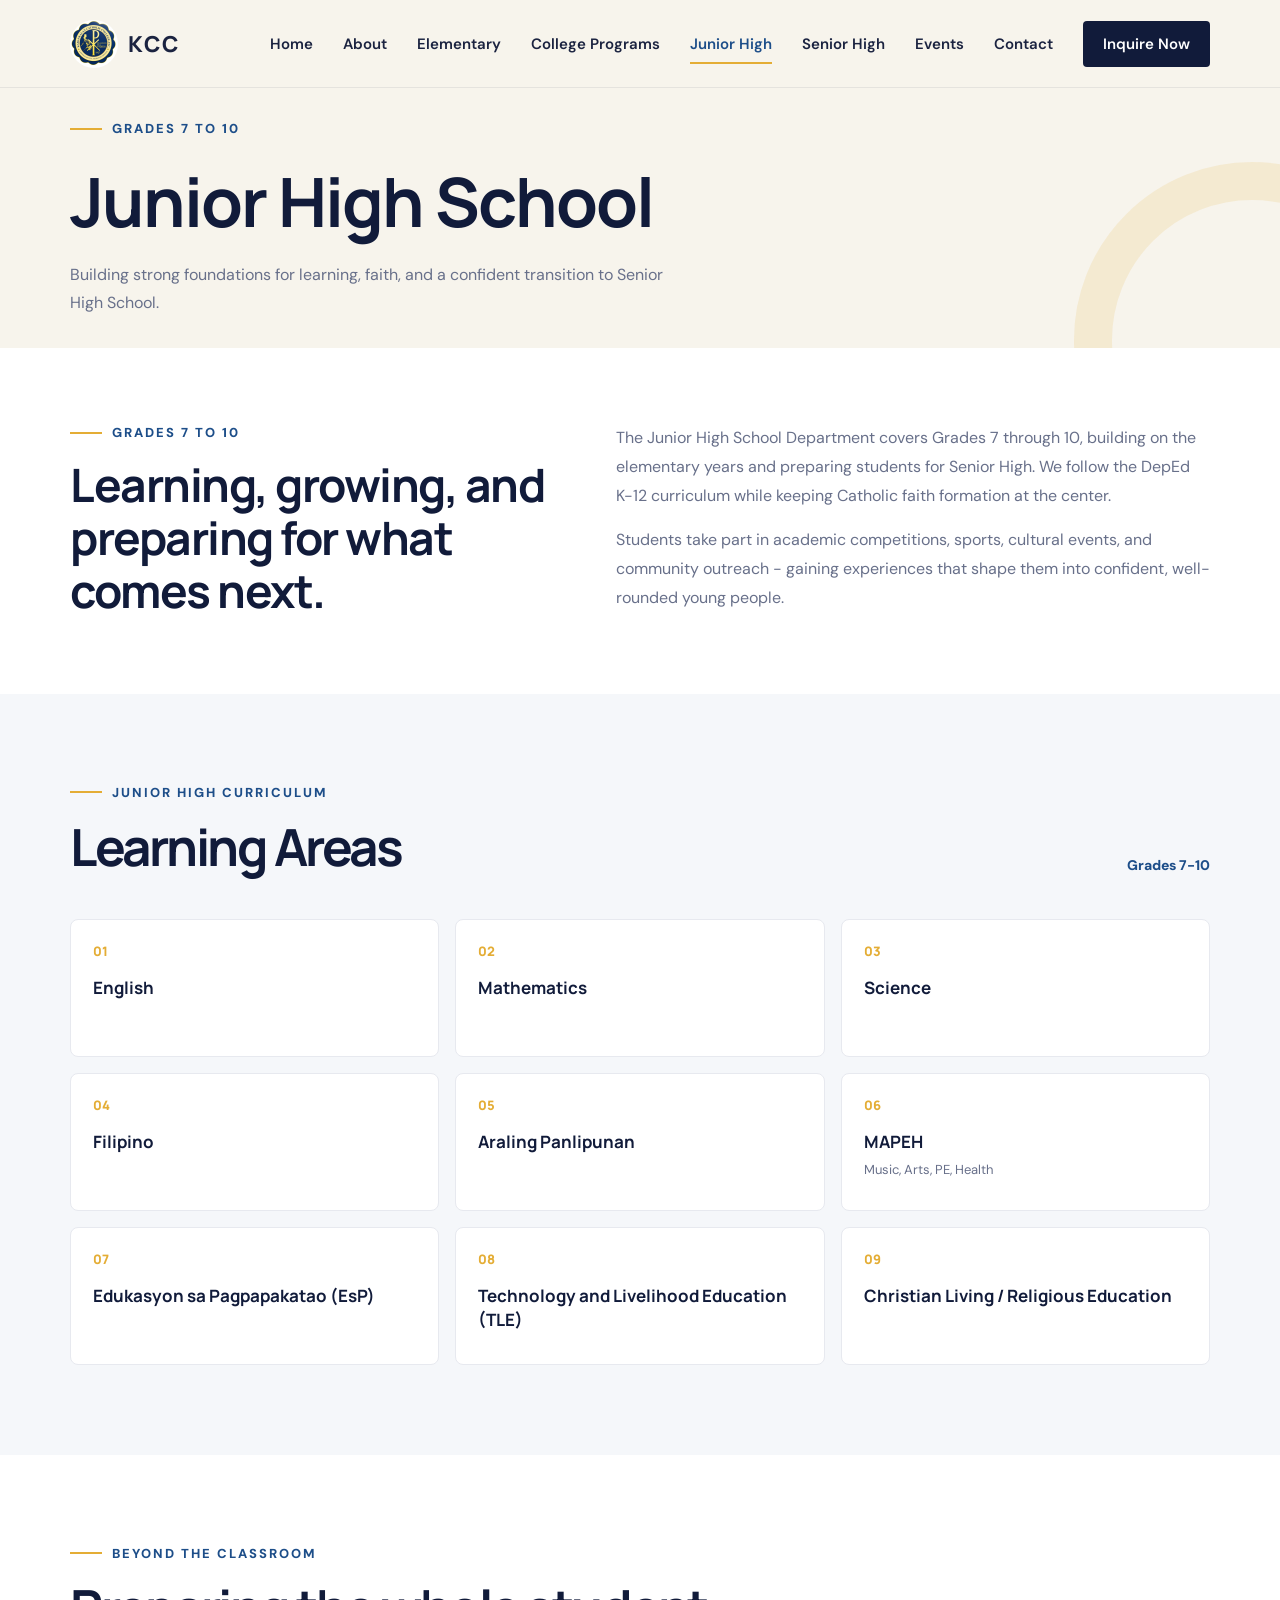
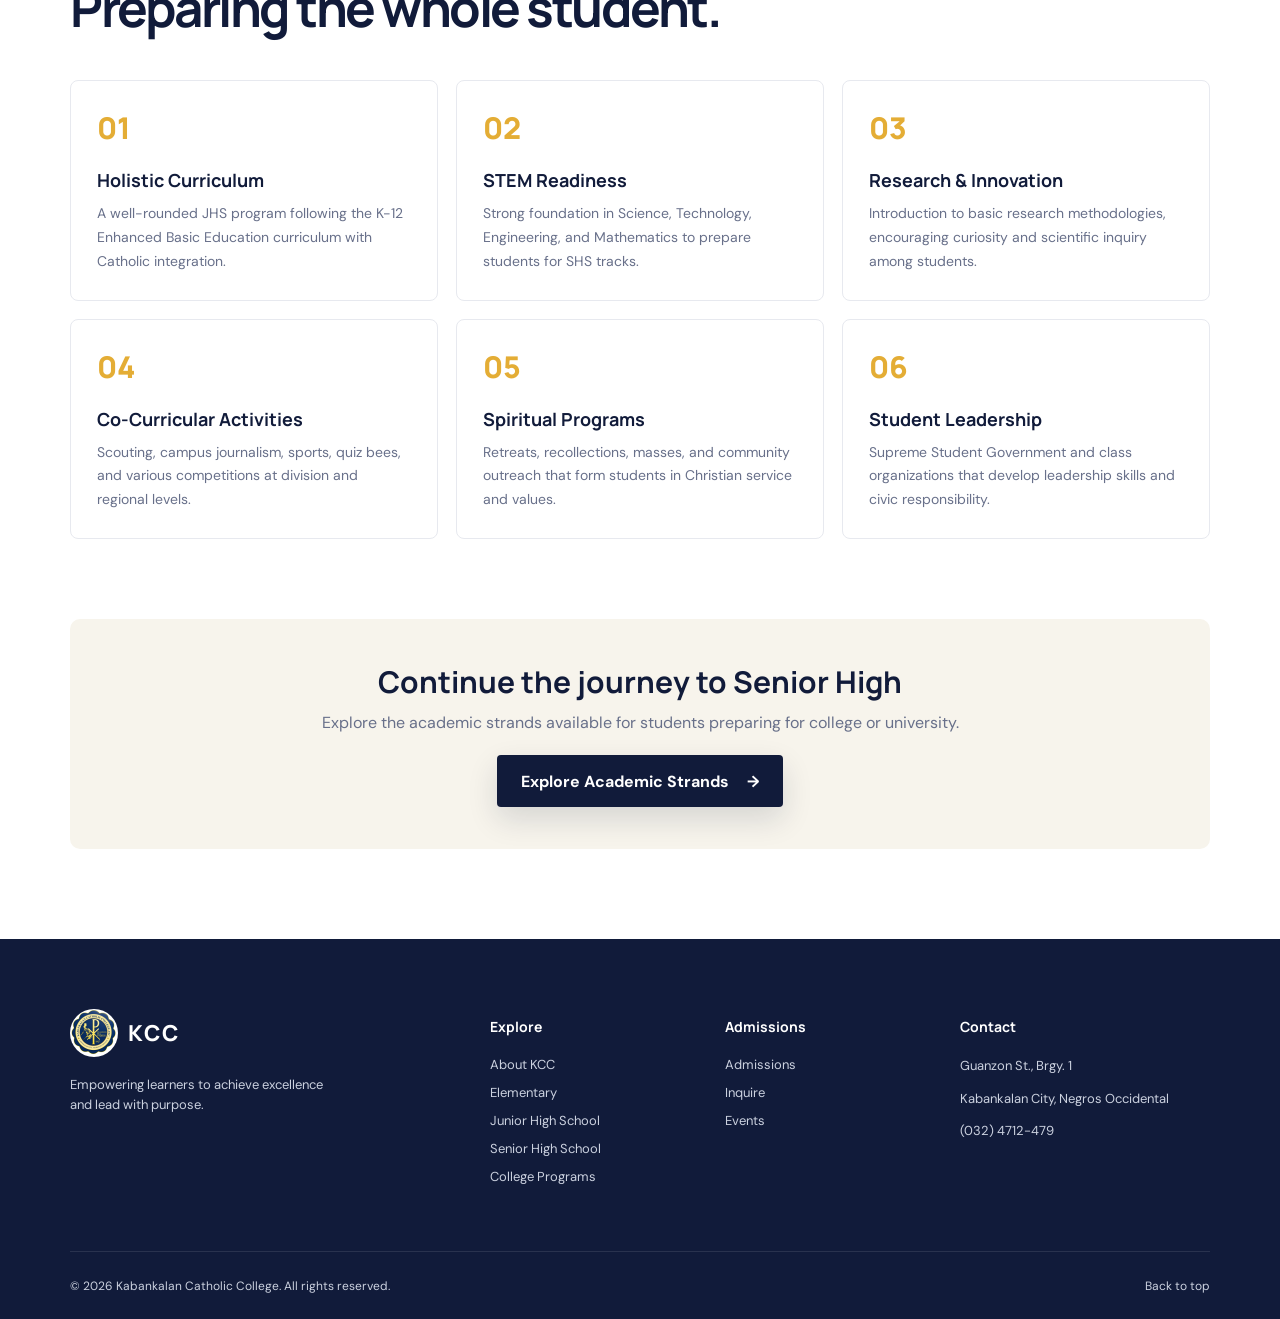
<file: junior-high.html>
﻿<!doctype html>
<html lang="en">
<head>
  <meta charset="UTF-8">
  <meta name="viewport" content="width=device-width, initial-scale=1.0">
  <meta name="description" content="Learn about Grades 7 to 10 at Kabankalan Catholic College Junior High School.">
  <title>Junior High School | KCC</title>
  <link rel="preconnect" href="https://fonts.googleapis.com">
  <link rel="preconnect" href="https://fonts.gstatic.com" crossorigin>
  <link href="https://fonts.googleapis.com/css2?family=DM+Sans:wght@400;500;600;700&family=Manrope:wght@600;700;800&display=swap" rel="stylesheet">
  <link rel="stylesheet" href="assets/css/styles.css">
</head>
<body>
  <header class="site-header" id="top">
    <div class="container nav-wrap">
      <a class="brand" href="index.html">
        <img class="brand-logo" src="assets/images/kcc-logo.png" alt="">
        <span class="brand-name">KCC</span>
      </a>
      <button class="nav-toggle" type="button" aria-label="Open navigation" aria-expanded="false">
        <span></span><span></span><span></span>
      </button>
      <nav class="main-nav" aria-label="Main navigation">
        <a href="index.html">Home</a>
        <a href="about.html">About</a>
        <a href="elementary.html">Elementary</a>
        <a href="courses.html">College Programs</a>
        <a class="active" href="junior-high.html">Junior High</a>
        <a href="senior-high.html">Senior High</a>
        <a href="events.html">Events</a>
        <a href="contact.html">Contact</a>
        <a class="nav-cta" href="contact.html">Inquire Now</a>
      </nav>
    </div>
  </header>

  <main>
    <div class="subpage-header">
      <section class="subpage-hero">
        <div class="container">
          <div class="eyebrow"><span></span> Grades 7 to 10</div>
          <h1>Junior High School</h1>
          <p>Building strong foundations for learning, faith, and a confident transition to Senior High School.</p>
        </div>
      </section>
    </div>

    <section class="page-section jhs-intro">
      <div class="container jhs-intro-grid">
        <div>
          <div class="eyebrow"><span></span> Grades 7 to 10</div>
          <h2>Learning, growing, and preparing for what comes next.</h2>
        </div>
        <div>
          <p>The Junior High School Department covers Grades 7 through 10, building on the elementary years and preparing students for Senior High. We follow the DepEd K-12 curriculum while keeping Catholic faith formation at the center.</p>
          <p>Students take part in academic competitions, sports, cultural events, and community outreach - gaining experiences that shape them into confident, well-rounded young people.</p>
        </div>
      </div>
    </section>

    <section class="page-section alt">
      <div class="container">
        <div class="section-heading">
          <div>
            <div class="eyebrow"><span></span> Junior High Curriculum</div>
            <h2>Learning Areas</h2>
          </div>
          <p class="grade-label">Grades 7-10</p>
        </div>
        <div class="learning-area-grid">
          <article class="learning-area-card"><span>01</span><h3>English</h3></article>
          <article class="learning-area-card"><span>02</span><h3>Mathematics</h3></article>
          <article class="learning-area-card"><span>03</span><h3>Science</h3></article>
          <article class="learning-area-card"><span>04</span><h3>Filipino</h3></article>
          <article class="learning-area-card"><span>05</span><h3>Araling Panlipunan</h3></article>
          <article class="learning-area-card"><span>06</span><h3>MAPEH</h3><p>Music, Arts, PE, Health</p></article>
          <article class="learning-area-card"><span>07</span><h3>Edukasyon sa Pagpapakatao (EsP)</h3></article>
          <article class="learning-area-card"><span>08</span><h3>Technology and Livelihood Education (TLE)</h3></article>
          <article class="learning-area-card"><span>09</span><h3>Christian Living / Religious Education</h3></article>
        </div>
      </div>
    </section>

    <section class="page-section">
      <div class="container">
        <div class="section-heading">
          <div>
            <div class="eyebrow"><span></span> Beyond the Classroom</div>
            <h2>Preparing the whole student.</h2>
          </div>
        </div>
        <div class="jhs-feature-grid">
          <article class="jhs-feature-card"><span class="feature-number">01</span><h3>Holistic Curriculum</h3><p>A well-rounded JHS program following the K-12 Enhanced Basic Education curriculum with Catholic integration.</p></article>
          <article class="jhs-feature-card"><span class="feature-number">02</span><h3>STEM Readiness</h3><p>Strong foundation in Science, Technology, Engineering, and Mathematics to prepare students for SHS tracks.</p></article>
          <article class="jhs-feature-card"><span class="feature-number">03</span><h3>Research &amp; Innovation</h3><p>Introduction to basic research methodologies, encouraging curiosity and scientific inquiry among students.</p></article>
          <article class="jhs-feature-card"><span class="feature-number">04</span><h3>Co-Curricular Activities</h3><p>Scouting, campus journalism, sports, quiz bees, and various competitions at division and regional levels.</p></article>
          <article class="jhs-feature-card"><span class="feature-number">05</span><h3>Spiritual Programs</h3><p>Retreats, recollections, masses, and community outreach that form students in Christian service and values.</p></article>
          <article class="jhs-feature-card"><span class="feature-number">06</span><h3>Student Leadership</h3><p>Supreme Student Government and class organizations that develop leadership skills and civic responsibility.</p></article>
        </div>
        <div class="program-inquiry">
          <h2>Continue the journey to Senior High</h2>
          <p>Explore the academic strands available for students preparing for college or university.</p>
          <a class="button button-primary" href="senior-high.html">Explore Academic Strands <span aria-hidden="true">→</span></a>
        </div>
      </div>
    </section>
  </main>

  <footer class="site-footer">
    <div class="container footer-grid">
      <div class="footer-brand">
        <a class="brand brand-footer" href="index.html"><img class="brand-logo" src="assets/images/kcc-logo.png" alt=""><span class="brand-name">KCC</span></a>
        <p>Empowering learners to achieve excellence and lead with purpose.</p>
      </div>
      <div><h3>Explore</h3><a href="about.html">About KCC</a><a href="elementary.html">Elementary</a><a href="junior-high.html">Junior High School</a><a href="senior-high.html">Senior High School</a><a href="courses.html">College Programs</a></div>
      <div><h3>Admissions</h3><a href="admissions.html">Admissions</a><a href="contact.html">Inquire</a><a href="events.html">Events</a></div>
      <div><h3>Contact</h3><p>Guanzon St., Brgy. 1</p><p>Kabankalan City, Negros Occidental</p><p><a href="tel:+63324712479">(032) 4712-479</a></p></div>
    </div>
    <div class="container footer-bottom">
      <p>© <span id="year"></span> Kabankalan Catholic College. All rights reserved.</p>
      <a href="#top">Back to top</a>
    </div>
  </footer>
  <script src="assets/js/main.js"></script>
</body>
</html>
</file>
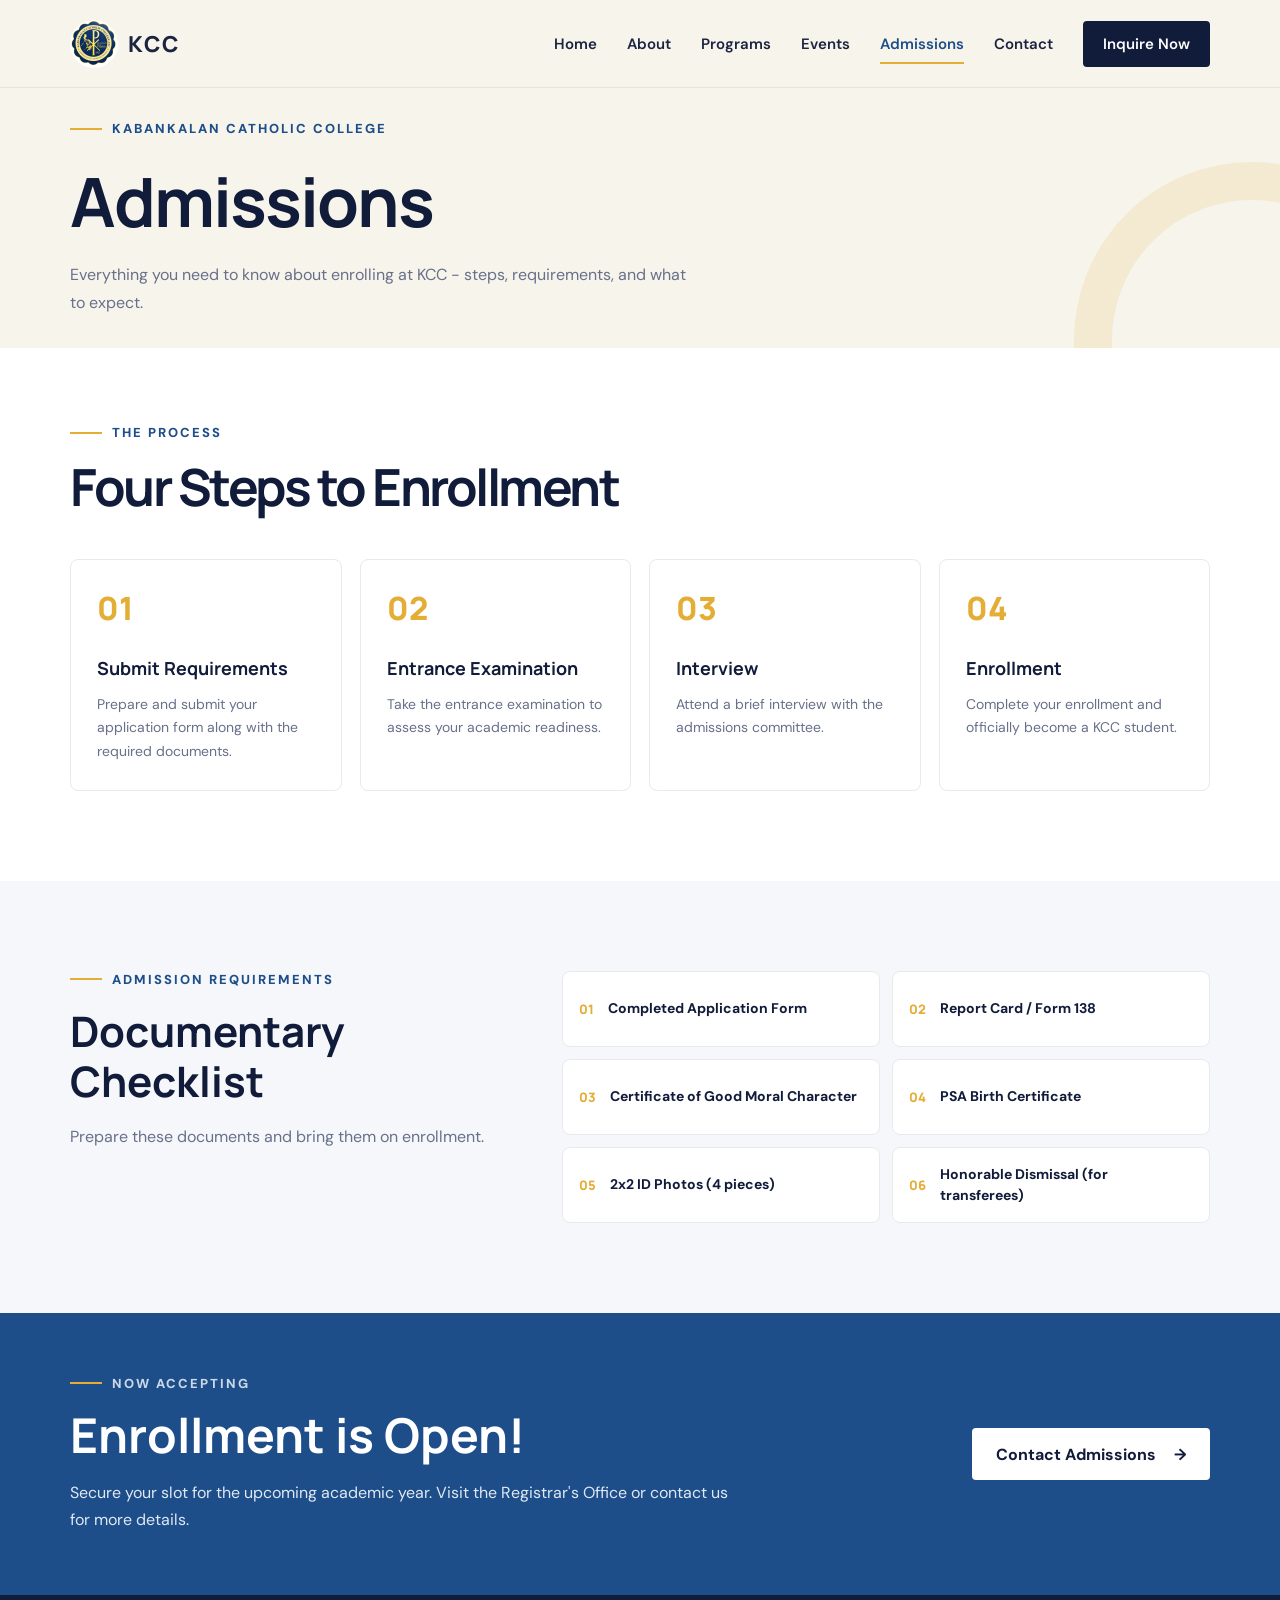
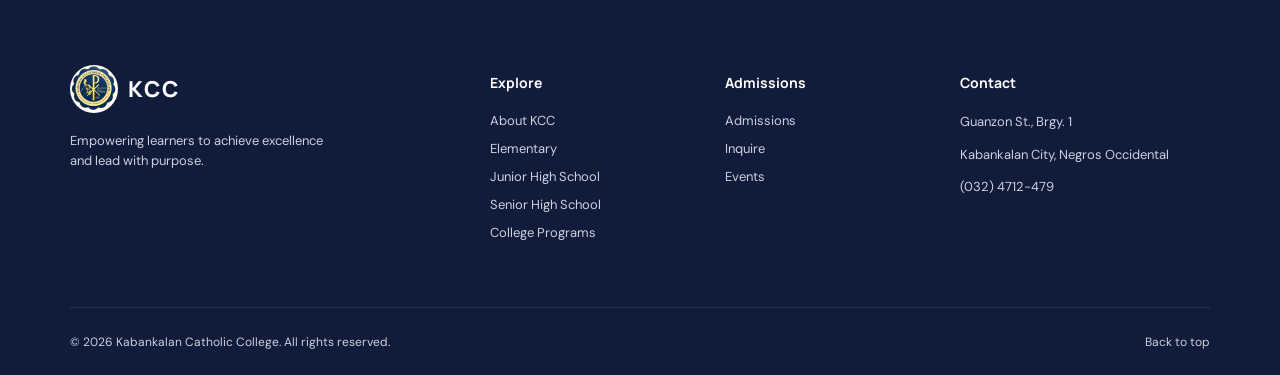
<file: pricing.html>
<!doctype html>
<html lang="en">
<head>
  <meta charset="UTF-8">
  <meta http-equiv="refresh" content="0; url=admissions.html">
  <meta name="viewport" content="width=device-width, initial-scale=1.0">
  <title>Admissions | KCC</title>
</head>
<body>
  <p>Admissions information has moved. <a href="admissions.html">Continue to KCC Admissions</a>.</p>
</body>
</html>
</file>
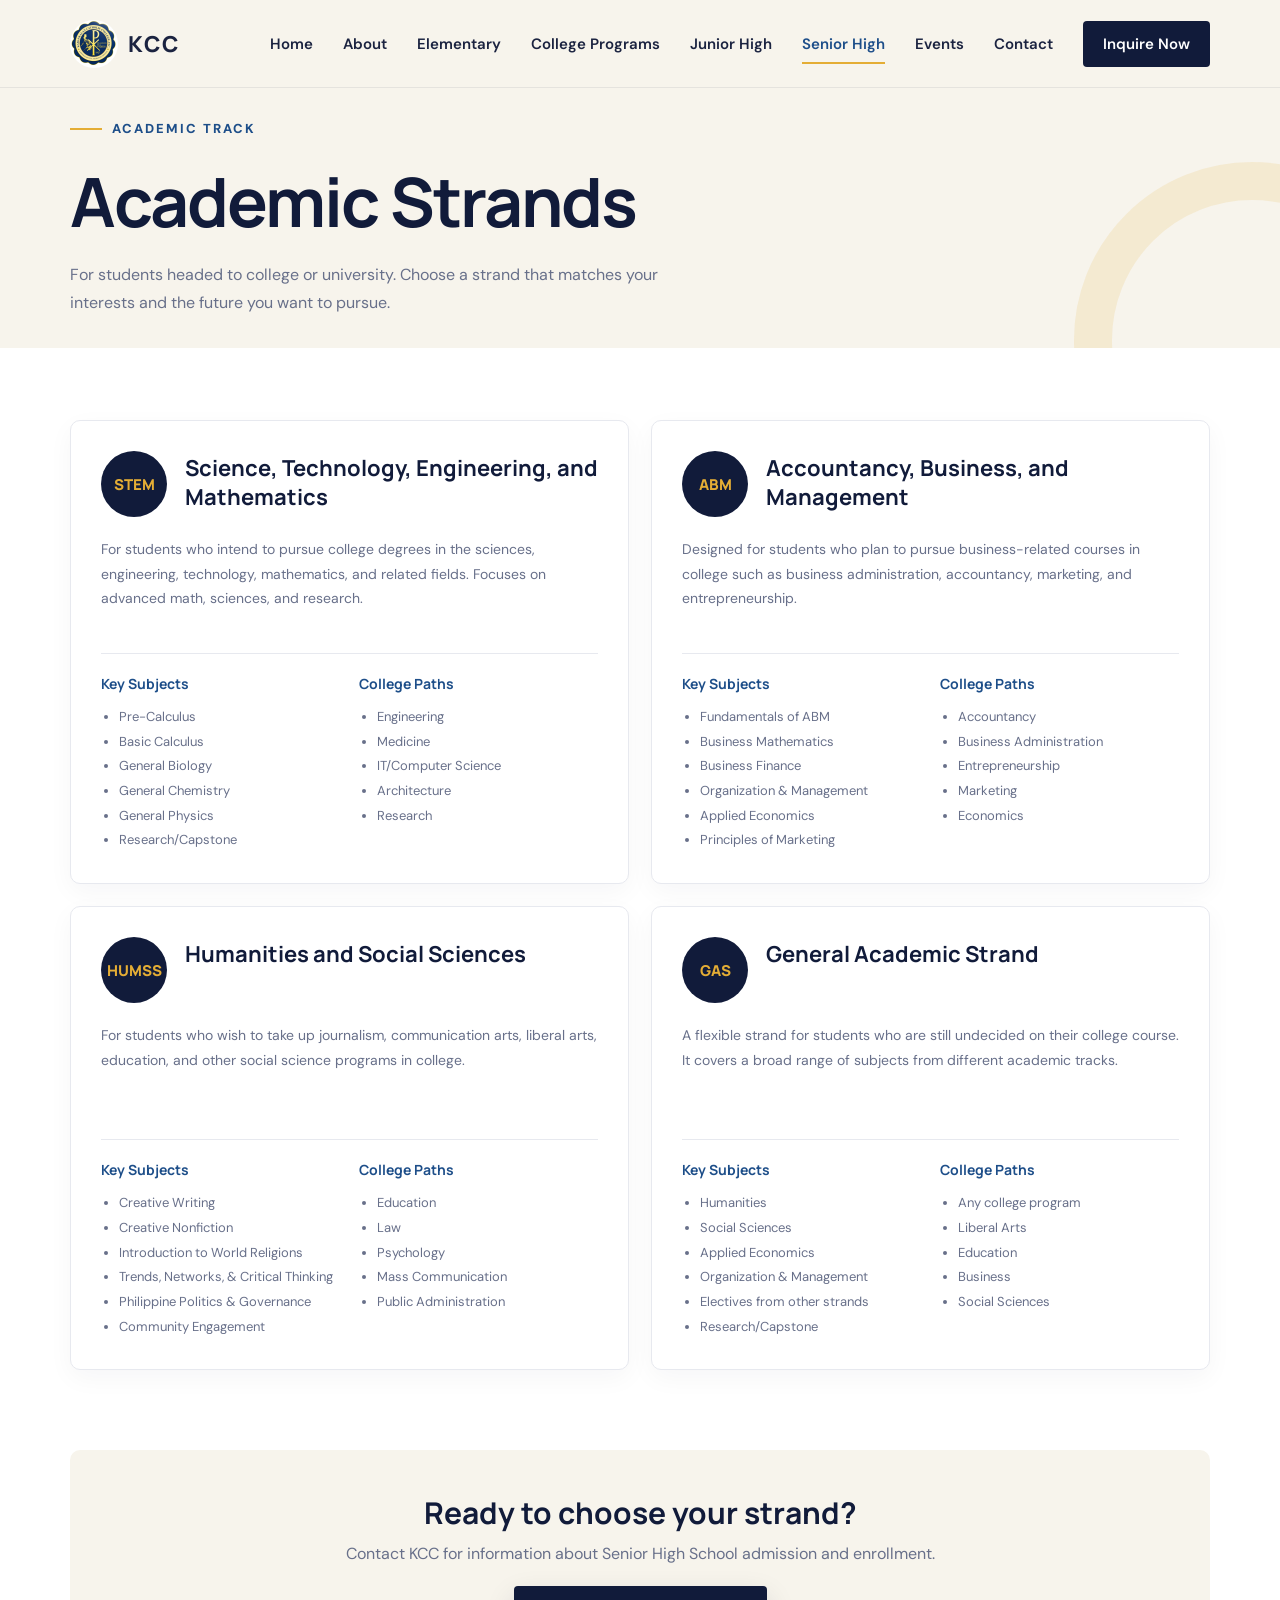
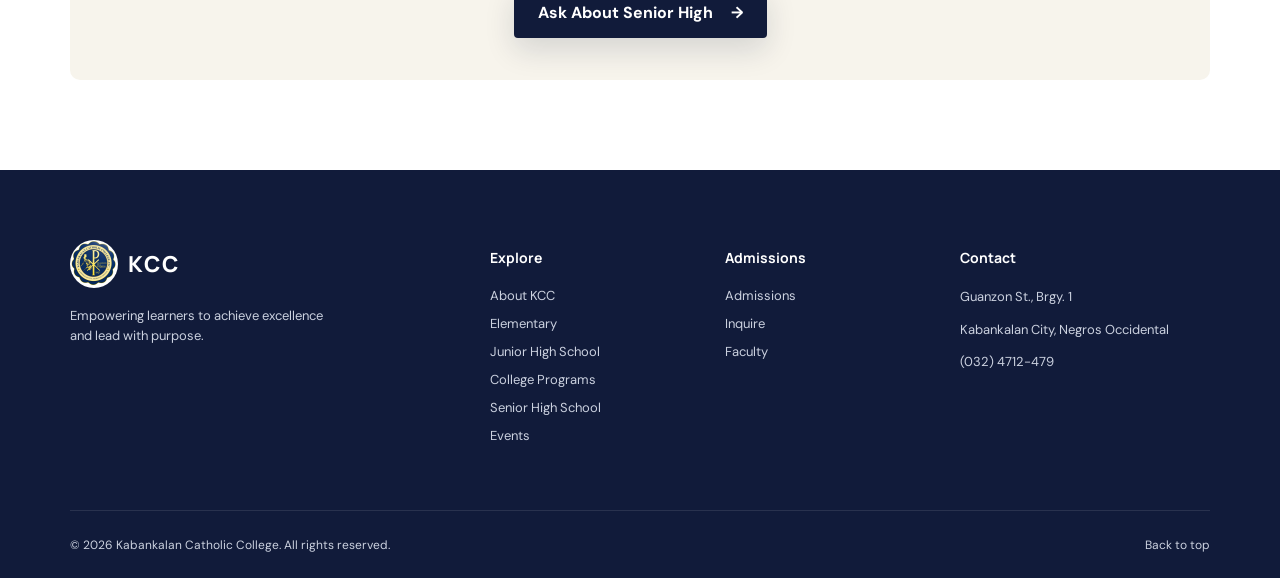
<file: senior-high.html>
﻿<!doctype html>
<html lang="en">
<head>
  <meta charset="UTF-8">
  <meta name="viewport" content="width=device-width, initial-scale=1.0">
  <meta name="description" content="Explore STEM, ABM, HUMSS, and GAS academic strands at Kabankalan Catholic College.">
  <title>Senior High School Strands | KCC</title>
  <link rel="preconnect" href="https://fonts.googleapis.com">
  <link rel="preconnect" href="https://fonts.gstatic.com" crossorigin>
  <link href="https://fonts.googleapis.com/css2?family=DM+Sans:wght@400;500;600;700&family=Manrope:wght@600;700;800&display=swap" rel="stylesheet">
  <link rel="stylesheet" href="assets/css/styles.css">
</head>
<body>
  <header class="site-header" id="top">
    <div class="container nav-wrap">
      <a class="brand" href="index.html">
        <img class="brand-logo" src="assets/images/kcc-logo.png" alt="">
        <span class="brand-name">KCC</span>
      </a>
      <button class="nav-toggle" type="button" aria-label="Open navigation" aria-expanded="false">
        <span></span><span></span><span></span>
      </button>
      <nav class="main-nav" aria-label="Main navigation">
        <a href="index.html">Home</a>
        <a href="about.html">About</a>
        <a href="elementary.html">Elementary</a>
        <a href="courses.html">College Programs</a>
        <a href="junior-high.html">Junior High</a>
        <a class="active" href="senior-high.html">Senior High</a>
        <a href="events.html">Events</a>
        <a href="contact.html">Contact</a>
        <a class="nav-cta" href="contact.html">Inquire Now</a>
      </nav>
    </div>
  </header>

  <main>
    <div class="subpage-header">
      <section class="subpage-hero">
        <div class="container">
          <div class="eyebrow"><span></span> Academic Track</div>
          <h1>Academic Strands</h1>
          <p>For students headed to college or university. Choose a strand that matches your interests and the future you want to pursue.</p>
        </div>
      </section>
    </div>

    <section class="page-section strand-section">
      <div class="container">
        <div class="strand-grid">
          <article class="strand-card">
            <header class="strand-card-header">
              <span class="strand-acronym">STEM</span>
              <div><h2>Science, Technology, Engineering, and Mathematics</h2></div>
            </header>
            <p class="strand-description">For students who intend to pursue college degrees in the sciences, engineering, technology, mathematics, and related fields. Focuses on advanced math, sciences, and research.</p>
            <div class="strand-details">
              <div><h3>Key Subjects</h3><ul><li>Pre-Calculus</li><li>Basic Calculus</li><li>General Biology</li><li>General Chemistry</li><li>General Physics</li><li>Research/Capstone</li></ul></div>
              <div><h3>College Paths</h3><ul><li>Engineering</li><li>Medicine</li><li>IT/Computer Science</li><li>Architecture</li><li>Research</li></ul></div>
            </div>
          </article>

          <article class="strand-card">
            <header class="strand-card-header">
              <span class="strand-acronym">ABM</span>
              <div><h2>Accountancy, Business, and Management</h2></div>
            </header>
            <p class="strand-description">Designed for students who plan to pursue business-related courses in college such as business administration, accountancy, marketing, and entrepreneurship.</p>
            <div class="strand-details">
              <div><h3>Key Subjects</h3><ul><li>Fundamentals of ABM</li><li>Business Mathematics</li><li>Business Finance</li><li>Organization &amp; Management</li><li>Applied Economics</li><li>Principles of Marketing</li></ul></div>
              <div><h3>College Paths</h3><ul><li>Accountancy</li><li>Business Administration</li><li>Entrepreneurship</li><li>Marketing</li><li>Economics</li></ul></div>
            </div>
          </article>

          <article class="strand-card">
            <header class="strand-card-header">
              <span class="strand-acronym">HUMSS</span>
              <div><h2>Humanities and Social Sciences</h2></div>
            </header>
            <p class="strand-description">For students who wish to take up journalism, communication arts, liberal arts, education, and other social science programs in college.</p>
            <div class="strand-details">
              <div><h3>Key Subjects</h3><ul><li>Creative Writing</li><li>Creative Nonfiction</li><li>Introduction to World Religions</li><li>Trends, Networks, &amp; Critical Thinking</li><li>Philippine Politics &amp; Governance</li><li>Community Engagement</li></ul></div>
              <div><h3>College Paths</h3><ul><li>Education</li><li>Law</li><li>Psychology</li><li>Mass Communication</li><li>Public Administration</li></ul></div>
            </div>
          </article>

          <article class="strand-card">
            <header class="strand-card-header">
              <span class="strand-acronym">GAS</span>
              <div><h2>General Academic Strand</h2></div>
            </header>
            <p class="strand-description">A flexible strand for students who are still undecided on their college course. It covers a broad range of subjects from different academic tracks.</p>
            <div class="strand-details">
              <div><h3>Key Subjects</h3><ul><li>Humanities</li><li>Social Sciences</li><li>Applied Economics</li><li>Organization &amp; Management</li><li>Electives from other strands</li><li>Research/Capstone</li></ul></div>
              <div><h3>College Paths</h3><ul><li>Any college program</li><li>Liberal Arts</li><li>Education</li><li>Business</li><li>Social Sciences</li></ul></div>
            </div>
          </article>
        </div>

        <div class="program-inquiry">
          <h2>Ready to choose your strand?</h2>
          <p>Contact KCC for information about Senior High School admission and enrollment.</p>
          <a class="button button-primary" href="contact.html">Ask About Senior High <span aria-hidden="true">→</span></a>
        </div>
      </div>
    </section>
  </main>

  <footer class="site-footer">
    <div class="container footer-grid">
      <div class="footer-brand">
        <a class="brand brand-footer" href="index.html"><img class="brand-logo" src="assets/images/kcc-logo.png" alt=""><span class="brand-name">KCC</span></a>
        <p>Empowering learners to achieve excellence and lead with purpose.</p>
      </div>
      <div><h3>Explore</h3><a href="about.html">About KCC</a><a href="elementary.html">Elementary</a><a href="junior-high.html">Junior High School</a><a href="courses.html">College Programs</a><a href="senior-high.html">Senior High School</a><a href="events.html">Events</a></div>
      <div><h3>Admissions</h3><a href="admissions.html">Admissions</a><a href="contact.html">Inquire</a><a href="trainers.html">Faculty</a></div>
      <div><h3>Contact</h3><p>Guanzon St., Brgy. 1</p><p>Kabankalan City, Negros Occidental</p><p><a href="tel:+63324712479">(032) 4712-479</a></p></div>
    </div>
    <div class="container footer-bottom">
      <p>© <span id="year"></span> Kabankalan Catholic College. All rights reserved.</p>
      <a href="#top">Back to top</a>
    </div>
  </footer>
  <script src="assets/js/main.js"></script>
</body>
</html>
</file>
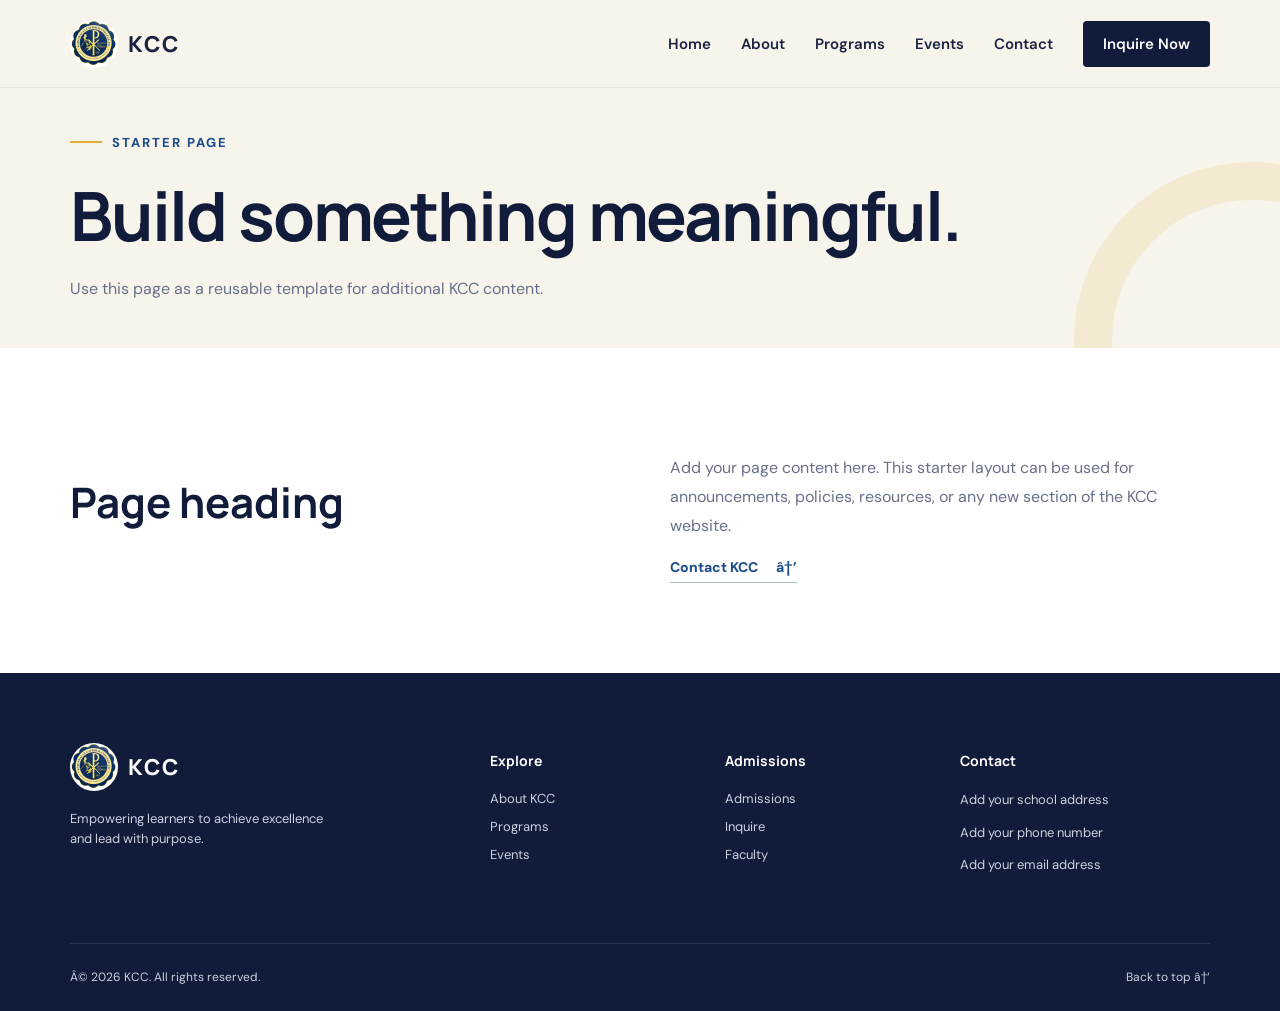
<file: starter-page.html>
﻿<!doctype html><html lang="en"><head><meta charset="UTF-8"><meta name="viewport" content="width=device-width,initial-scale=1"><title>Starter Page | KCC</title><link rel="preconnect" href="https://fonts.googleapis.com"><link rel="preconnect" href="https://fonts.gstatic.com" crossorigin><link href="https://fonts.googleapis.com/css2?family=DM+Sans:wght@400;500;600;700&family=Manrope:wght@600;700;800&display=swap" rel="stylesheet"><link rel="stylesheet" href="assets/css/styles.css"></head><body>
<header class="site-header" id="top"><div class="container nav-wrap"><a class="brand" href="index.html"><img class="brand-logo" src="assets/images/kcc-logo.png" alt=""><span class="brand-name">KCC</span></a><button class="nav-toggle" type="button" aria-label="Open navigation" aria-expanded="false"><span></span><span></span><span></span></button><nav class="main-nav"><a href="index.html">Home</a><a href="about.html">About</a><a href="courses.html">Programs</a><a href="events.html">Events</a><a href="contact.html">Contact</a><a class="nav-cta" href="contact.html">Inquire Now</a></nav></div></header>
<main><div class="subpage-header"><section class="subpage-hero"><div class="container"><div class="eyebrow"><span></span>Starter Page</div><h1>Build something meaningful.</h1><p>Use this page as a reusable template for additional KCC content.</p></div></section></div><section class="page-section"><div class="container split-content"><div><h2>Page heading</h2></div><div><p>Add your page content here. This starter layout can be used for announcements, policies, resources, or any new section of the KCC website.</p><a class="text-link" href="contact.html">Contact KCC <span>â†’</span></a></div></div></section></main>
<footer class="site-footer"><div class="container footer-grid"><div class="footer-brand"><a class="brand brand-footer" href="index.html"><img class="brand-logo" src="assets/images/kcc-logo.png" alt=""><span class="brand-name">KCC</span></a><p>Empowering learners to achieve excellence and lead with purpose.</p></div><div><h3>Explore</h3><a href="about.html">About KCC</a><a href="courses.html">Programs</a><a href="events.html">Events</a></div><div><h3>Admissions</h3><a href="admissions.html">Admissions</a><a href="contact.html">Inquire</a><a href="trainers.html">Faculty</a></div><div><h3>Contact</h3><p>Add your school address</p><p>Add your phone number</p><p>Add your email address</p></div></div><div class="container footer-bottom"><p>Â© <span id="year"></span> KCC. All rights reserved.</p><a href="#top">Back to top â†‘</a></div></footer><script src="assets/js/main.js"></script></body></html>
</file>
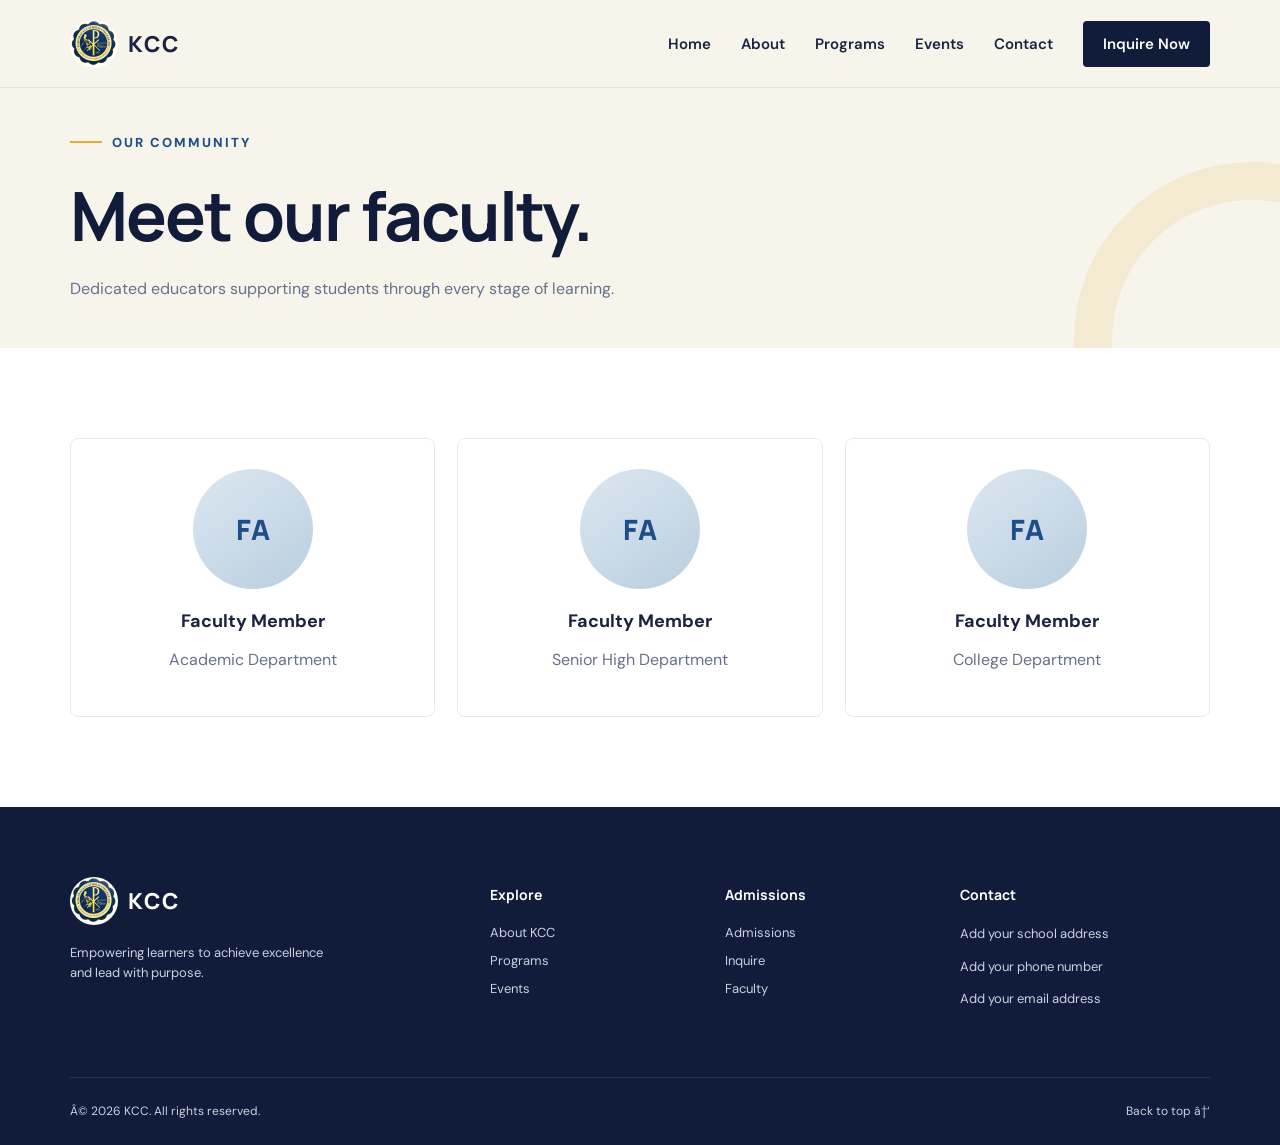
<file: trainers.html>
﻿<!doctype html><html lang="en"><head><meta charset="UTF-8"><meta name="viewport" content="width=device-width,initial-scale=1"><title>Faculty | KCC</title><link rel="preconnect" href="https://fonts.googleapis.com"><link rel="preconnect" href="https://fonts.gstatic.com" crossorigin><link href="https://fonts.googleapis.com/css2?family=DM+Sans:wght@400;500;600;700&family=Manrope:wght@600;700;800&display=swap" rel="stylesheet"><link rel="stylesheet" href="assets/css/styles.css"></head><body>
<header class="site-header" id="top"><div class="container nav-wrap"><a class="brand" href="index.html"><img class="brand-logo" src="assets/images/kcc-logo.png" alt=""><span class="brand-name">KCC</span></a><button class="nav-toggle" type="button" aria-label="Open navigation" aria-expanded="false"><span></span><span></span><span></span></button><nav class="main-nav"><a href="index.html">Home</a><a href="about.html">About</a><a href="courses.html">Programs</a><a href="events.html">Events</a><a href="contact.html">Contact</a><a class="nav-cta" href="contact.html">Inquire Now</a></nav></div></header>
<main><div class="subpage-header"><section class="subpage-hero"><div class="container"><div class="eyebrow"><span></span>Our Community</div><h1>Meet our faculty.</h1><p>Dedicated educators supporting students through every stage of learning.</p></div></section></div><section class="page-section"><div class="container faculty-grid"><article class="faculty-card"><div class="faculty-avatar">FA</div><h2>Faculty Member</h2><p>Academic Department</p></article><article class="faculty-card"><div class="faculty-avatar">FA</div><h2>Faculty Member</h2><p>Senior High Department</p></article><article class="faculty-card"><div class="faculty-avatar">FA</div><h2>Faculty Member</h2><p>College Department</p></article></div></section></main>
<footer class="site-footer"><div class="container footer-grid"><div class="footer-brand"><a class="brand brand-footer" href="index.html"><img class="brand-logo" src="assets/images/kcc-logo.png" alt=""><span class="brand-name">KCC</span></a><p>Empowering learners to achieve excellence and lead with purpose.</p></div><div><h3>Explore</h3><a href="about.html">About KCC</a><a href="courses.html">Programs</a><a href="events.html">Events</a></div><div><h3>Admissions</h3><a href="admissions.html">Admissions</a><a href="contact.html">Inquire</a><a href="trainers.html">Faculty</a></div><div><h3>Contact</h3><p>Add your school address</p><p>Add your phone number</p><p>Add your email address</p></div></div><div class="container footer-bottom"><p>Â© <span id="year"></span> KCC. All rights reserved.</p><a href="#top">Back to top â†‘</a></div></footer><script src="assets/js/main.js"></script></body></html>
</file>
<file: assets/css/styles.css>
:root { --navy:#111b3a; --blue:#1d4e89; --gold:#e4ad35; --cream:#f7f4ec; --white:#fff; --ink:#1b2340; --muted:#68708a; --line:#e7e9ef; }
*{box-sizing:border-box} html{scroll-behavior:smooth} body{margin:0;font-family:"DM Sans",sans-serif;color:var(--ink);background:var(--white)} a{color:inherit;text-decoration:none}
.container{width:min(1140px,calc(100% - 48px));margin-inline:auto}
.site-header{position:absolute;z-index:20;width:100%;height:88px;border-bottom:1px solid rgba(17,27,58,.08)} .nav-wrap{height:88px;display:flex;align-items:center;justify-content:space-between}
.brand{display:inline-flex;align-items:center;gap:10px;font-family:"Manrope",sans-serif;font-weight:800} .brand-logo{width:48px;height:48px;object-fit:contain;border-radius:50%} .brand-name{font-size:22px;letter-spacing:2px}
.main-nav{display:flex;align-items:center;gap:30px;font-size:15px;font-weight:600} .main-nav a{position:relative;transition:color .2s} .main-nav a:not(.nav-cta)::after{content:"";position:absolute;left:0;right:100%;bottom:-10px;height:2px;background:var(--gold);transition:right .2s}
.main-nav a:hover,.main-nav a.active{color:var(--blue)} .main-nav a:hover::after,.main-nav a.active::after{right:0} .main-nav .nav-cta{padding:13px 20px;border-radius:4px;background:var(--navy);color:var(--white)} .main-nav .nav-cta:hover{background:var(--blue)}
.nav-toggle{display:none}
.hero{position:relative;min-height:690px;overflow:hidden;background:var(--cream);padding-top:88px} .hero-grid{min-height:602px;display:grid;grid-template-columns:48% 52%;align-items:center} .hero-copy{position:relative;z-index:2;padding:55px 0 70px}
.eyebrow{display:flex;align-items:center;gap:10px;margin-bottom:18px;color:var(--blue);font-size:13px;font-weight:800;letter-spacing:2px;text-transform:uppercase} .eyebrow span{width:32px;height:2px;background:var(--gold)}
.hero h1,.section-copy h2,.section-heading h2,.cta h2{margin:0;font-family:"Manrope",sans-serif;color:var(--navy);letter-spacing:-2.5px;line-height:1.08} .hero h1{max-width:570px;font-size:clamp(48px,5.4vw,74px)}
.hero h1 em,.section-copy h2 em,.section-heading h2 em{color:var(--blue);font-style:normal} .hero-copy>p{max-width:520px;margin:24px 0 32px;color:var(--muted);font-size:18px;line-height:1.75}
.hero-actions{display:flex;gap:12px} .button{display:inline-flex;align-items:center;justify-content:center;gap:18px;min-height:52px;padding:0 24px;border-radius:4px;font-weight:700} .button-primary{background:var(--navy);color:var(--white);box-shadow:0 12px 30px rgba(17,27,58,.14)} .button-primary:hover{background:var(--blue)} .button-secondary{border:1px solid #cbd0dc} .button-secondary:hover{border-color:var(--blue);color:var(--blue)}
.hero-visual{position:relative;height:602px} .visual-backdrop{position:absolute;width:470px;height:470px;right:10px;bottom:0;border-radius:50% 50% 8px 8px;background:linear-gradient(145deg,#dce7f2,#b9cede)}
.student-card-main{position:absolute;width:400px;height:500px;right:45px;bottom:0;overflow:hidden;border-radius:200px 200px 12px 12px;background:linear-gradient(160deg,#f1b04a,#e69634);box-shadow:0 24px 50px rgba(46,59,90,.16)} .student-illustration{position:absolute;inset:0}
.student-head{position:absolute;z-index:3;width:118px;height:145px;left:141px;top:105px;border-radius:48% 48% 44% 44%;background:#b86f48} .student-hair{position:absolute;z-index:4;width:132px;height:95px;left:134px;top:78px;border-radius:60% 55% 38% 25%;background:#242437;transform:rotate(-4deg)}
.student-hair::after{content:"";position:absolute;width:25px;height:100px;right:-4px;top:35px;border-radius:50%;background:#242437} .student-body{position:absolute;width:260px;height:250px;left:70px;bottom:-35px;border-radius:130px 130px 20px 20px;background:var(--navy)}
.student-body::before{content:"";position:absolute;width:60px;height:150px;left:100px;top:-70px;border-radius:30px;background:#b86f48} .student-book{position:absolute;z-index:5;width:190px;height:120px;left:105px;bottom:18px;border-radius:8px 8px 18px 18px;background:linear-gradient(90deg,#f5f1df 49%,#e8dfbd 50%);transform:perspective(400px) rotateX(8deg);border:8px solid #fffdf2;box-shadow:0 18px 25px rgba(22,28,50,.18)}
.floating-card{position:absolute;z-index:6;display:flex;align-items:center;gap:12px;min-width:220px;padding:12px 14px;border-radius:8px;background:var(--white);box-shadow:0 14px 36px rgba(26,38,73,.16)} .floating-card strong,.floating-card small{display:block}.floating-card strong{margin-bottom:3px;font-size:13px}.floating-card small{color:var(--muted);font-size:10px}
.card-top{top:100px;right:-20px}.card-bottom{left:5px;bottom:72px}.card-icon,.mini-avatar{display:grid;place-items:center;width:42px;height:42px;border-radius:50%;background:#edf3e7;color:#4b7b43;font-weight:800}.mini-avatar{background:#f7e4b7;color:var(--navy)}
.hero-shape{position:absolute;border-radius:50%}.hero-shape-one{width:300px;height:300px;right:-210px;top:130px;border:42px solid rgba(228,173,53,.12)}.hero-shape-two{width:180px;height:180px;left:-130px;bottom:20px;background:rgba(29,78,137,.04)}
.quick-info{background:var(--white);border-bottom:1px solid var(--line)}.info-grid{display:grid;grid-template-columns:repeat(3,1fr)}.info-grid article{display:flex;align-items:center;gap:16px;min-height:112px;padding:20px 32px;border-right:1px solid var(--line)}.info-grid article:first-child{border-left:1px solid var(--line)}
.info-icon{display:grid;place-items:center;width:46px;height:46px;flex:0 0 auto;border-radius:50%;background:#edf2f7;color:var(--blue);font-size:12px;font-weight:800}.info-grid h2{margin:0 0 5px;font-family:"Manrope",sans-serif;font-size:15px}.info-grid p{margin:0;color:var(--muted);font-size:12px}
.pillars{padding:100px 0;background:var(--cream)}.pillars-heading{text-align:center;margin-bottom:42px}.pillars-heading .eyebrow{justify-content:center}.pillars-heading h2{margin:0;font-family:"Manrope",sans-serif;font-size:clamp(36px,4vw,50px);letter-spacing:-1.5px;color:var(--navy)}.pillars-grid{display:grid;grid-template-columns:repeat(4,1fr);gap:18px}.pillar-card{min-height:270px;padding:28px 24px;border:1px solid rgba(17,27,58,.1);border-radius:8px;background:var(--white)}.pillar-number{display:grid;place-items:center;width:44px;height:44px;margin-bottom:24px;border-radius:50%;background:var(--navy);color:var(--gold);font-family:"Manrope",sans-serif;font-weight:800}.pillar-card h3{margin:0 0 12px;font-family:"Manrope",sans-serif;font-size:19px;color:var(--navy)}.pillar-card p{margin:0;color:var(--muted);font-size:14px;line-height:1.75}
.about-preview{padding:110px 0}.section-grid{display:grid;grid-template-columns:48% 52%;align-items:center}.about-art{position:relative;min-height:440px}.art-frame{position:absolute;left:10px;top:0;width:400px;height:400px;overflow:hidden;border-radius:10px 110px 10px 10px;background:#dbe7e9}
.art-sun{position:absolute;width:150px;height:150px;left:125px;top:35px;border-radius:50%;background:#f2c66e}.art-building{position:absolute;width:310px;height:220px;left:45px;bottom:0;border-radius:8px 8px 0 0;background:#314a68;box-shadow:0 -18px 0 #223753}
.art-building::before{content:"";position:absolute;width:70px;height:280px;left:120px;top:-80px;background:#f2ede1;clip-path:polygon(50% 0,100% 20%,100% 100%,0 100%,0 20%)}.art-building::after{content:"";position:absolute;width:40px;height:90px;left:135px;bottom:0;border-radius:20px 20px 0 0;background:#b6c5cf}
.art-building span{position:absolute;z-index:2;width:36px;height:48px;top:55px;background:#f2ede1}.art-building span:nth-child(1){left:38px}.art-building span:nth-child(2){left:270px}.art-building span:nth-child(3){left:38px;top:125px}.art-building span:nth-child(4){left:270px;top:125px}
.experience-badge{position:absolute;right:55px;bottom:0;width:150px;height:150px;display:flex;align-items:center;justify-content:center;gap:8px;border:8px solid var(--white);border-radius:50%;background:var(--gold);color:var(--navy)}.experience-badge strong{font-family:"Manrope",sans-serif;font-size:44px}.experience-badge span{font-size:11px;font-weight:800;line-height:1.2}
.section-copy{padding-left:60px}.section-copy h2,.section-heading h2{font-size:clamp(38px,4vw,54px)}.section-copy>p{margin:24px 0;color:var(--muted);line-height:1.8}.check-list{display:grid;grid-template-columns:1fr 1fr;gap:14px;margin:0 0 28px;padding:0;list-style:none}.check-list li{position:relative;padding-left:24px;font-size:14px;font-weight:700}.check-list li::before{content:"✓";position:absolute;left:0;color:#5a8751}
.text-link{display:inline-flex;align-items:center;gap:18px;color:var(--blue);font-size:14px;font-weight:800;border-bottom:1px solid #aebbd0;padding-bottom:6px}.text-link span{transition:transform .2s}.text-link:hover span{transform:translateX(4px)}
.programs{padding:100px 0;background:#f5f7fa}.section-heading{display:flex;align-items:flex-end;justify-content:space-between;margin-bottom:45px}.program-grid{display:grid;grid-template-columns:repeat(3,1fr);gap:20px}
.program-card{min-height:300px;padding:34px;border:1px solid var(--line);border-radius:8px;background:var(--white);transition:transform .25s,box-shadow .25s}.program-card:hover{transform:translateY(-6px);box-shadow:0 18px 40px rgba(24,38,72,.09)}.program-card.featured{background:var(--navy);color:var(--white);border-color:var(--navy)}
.program-number{color:var(--gold);font-family:"Manrope",sans-serif;font-size:38px;font-weight:800;opacity:.85}.program-card h3{margin:32px 0 12px;font-family:"Manrope",sans-serif;font-size:22px}.program-card p{min-height:72px;margin:0 0 20px;color:var(--muted);line-height:1.65}.program-card.featured p{color:#bdc5d8}.program-card a{color:var(--blue);font-size:13px;font-weight:800}.program-card.featured a{color:var(--gold)}.program-card a span{margin-left:8px}
.cta{background:var(--blue);color:var(--white)}.cta-inner{min-height:180px;display:flex;align-items:center;justify-content:space-between}.eyebrow.light{color:#cbd8e8;margin-bottom:10px}.cta h2{color:var(--white);font-size:clamp(36px,4vw,48px);letter-spacing:-1.5px}.button-light{background:var(--white);color:var(--navy)}.button-light:hover{background:var(--gold)}
.site-footer{background:var(--navy);color:#cbd1df}.footer-grid{display:grid;grid-template-columns:2fr 1fr 1fr 1.35fr;gap:50px;padding:70px 0 55px}.brand-footer{color:var(--white)}.footer-brand p{max-width:260px;line-height:1.7}.footer-grid h3{margin:8px 0 20px;color:var(--white);font-family:"Manrope",sans-serif;font-size:14px}.footer-grid div:not(.footer-brand) a{display:block;margin:11px 0;font-size:13px}.footer-grid div:not(.footer-brand) a:hover{color:var(--gold)}.footer-grid p{font-size:13px;line-height:1.5}.footer-bottom{height:68px;display:flex;align-items:center;justify-content:space-between;border-top:1px solid rgba(255,255,255,.1);font-size:12px}
@media(max-width:980px){.container{width:min(100% - 36px,800px)}.main-nav{gap:16px}.main-nav a:not(.nav-cta){display:none}.hero-grid{grid-template-columns:52% 48%}.hero-visual{transform:scale(.82);transform-origin:right bottom}.section-grid{grid-template-columns:44% 56%}.section-copy{padding-left:30px}.art-frame{width:330px;height:380px}.experience-badge{right:5px}.info-grid article{padding-inline:16px}.pillars-grid{grid-template-columns:repeat(2,1fr)}.learning-area-grid,.elementary-benefits,.admission-steps{grid-template-columns:repeat(2,minmax(0,1fr))}.jhs-feature-grid{grid-template-columns:repeat(2,minmax(0,1fr))}.elementary-intro-grid{grid-template-columns:1fr;gap:24px}.requirements-layout{grid-template-columns:1fr;gap:24px}}
@media(max-width:700px){.container{width:calc(100% - 32px)}.site-header,.nav-wrap{height:72px}.brand-logo{width:42px;height:42px}.brand-name{display:none}.nav-toggle{display:grid;width:44px;height:44px;padding:11px;border:0;background:transparent}.nav-toggle span{display:block;width:22px;height:2px;margin:3px 0;background:var(--navy);transition:.2s}.nav-toggle.open span:nth-child(1){transform:translateY(8px) rotate(45deg)}.nav-toggle.open span:nth-child(2){opacity:0}.nav-toggle.open span:nth-child(3){transform:translateY(-8px) rotate(-45deg)}
.main-nav{position:absolute;left:16px;right:16px;top:64px;display:none;align-items:stretch;gap:0;padding:12px;border-radius:8px;background:var(--white);box-shadow:0 18px 40px rgba(17,27,58,.16)}.main-nav.open{display:grid}.main-nav a:not(.nav-cta){display:block;padding:12px}.main-nav a:not(.nav-cta)::after{display:none}.main-nav .nav-cta{margin-top:4px;text-align:center}.hero{min-height:auto;padding-top:72px}.hero-grid{display:block;min-height:auto}.hero-copy{padding:72px 0 35px}.hero h1{font-size:46px}.hero-copy>p{font-size:16px}.hero-actions{flex-wrap:wrap}.hero-visual{height:500px;transform:none}.visual-backdrop{width:390px;height:390px;right:50%;transform:translateX(50%)}.student-card-main{width:330px;height:430px;right:50%;transform:translateX(50%)}.student-head{left:106px}.student-hair{left:99px}.student-body{left:35px}.student-book{left:70px}.card-top{right:-2px;top:85px}.card-bottom{left:-2px;bottom:55px}.floating-card{min-width:190px}
.info-grid{grid-template-columns:1fr}.info-grid article,.info-grid article:first-child{border-left:0;border-right:0;border-bottom:1px solid var(--line)}.pillars{padding:70px 0}.pillars-grid{grid-template-columns:1fr}.pillar-card{min-height:0}.about-preview{padding:75px 0}.section-grid{display:block}.about-art{min-height:400px;margin-bottom:30px}.art-frame{left:50%;transform:translateX(-50%);width:min(380px,92%)}.experience-badge{right:2%}.section-copy{padding-left:0}.check-list{grid-template-columns:1fr}.programs{padding:75px 0}.section-heading{align-items:flex-start;gap:20px}.section-heading>.text-link{display:none}.program-grid{grid-template-columns:1fr}.program-card{min-height:260px}.cta-inner{min-height:220px;align-items:flex-start;justify-content:center;flex-direction:column;gap:24px}.footer-grid{grid-template-columns:1fr 1fr}.footer-brand{grid-column:1/-1}}

/* Shared interior-page styles */
.subpage-header{padding-top:88px;background:var(--cream)}
.subpage-hero{min-height:260px;display:flex;align-items:center;position:relative;overflow:hidden}
.subpage-hero::after{content:"";position:absolute;width:280px;height:280px;right:-150px;bottom:-170px;border:38px solid rgba(228,173,53,.15);border-radius:50%}
.subpage-hero h1{margin:0;font-family:"Manrope",sans-serif;font-size:clamp(42px,6vw,68px);color:var(--navy);letter-spacing:-2px}
.subpage-hero p{max-width:620px;margin:14px 0 0;color:var(--muted);line-height:1.7}
.page-section{padding:90px 0}.page-section.alt{background:#f5f7fa}
.programs-list{padding-top:72px}.college-section+.college-section{margin-top:76px}.college-heading{max-width:820px;margin-bottom:28px}.college-heading h2{margin:0;color:var(--navy);font-family:"Manrope",sans-serif;font-size:clamp(28px,3.5vw,40px);line-height:1.2;letter-spacing:-1px}.degree-grid{display:grid;grid-template-columns:repeat(2,minmax(0,1fr));gap:18px}.degree-card{padding:26px 28px;border:1px solid var(--line);border-radius:8px;background:var(--white)}.degree-code{display:inline-block;margin-bottom:15px;color:var(--blue);font-size:12px;font-weight:800;letter-spacing:1.2px;text-transform:uppercase}.degree-card h3{margin:0 0 12px;color:var(--navy);font-family:"Manrope",sans-serif;font-size:19px;line-height:1.4}.degree-card p{margin:0;color:var(--muted);font-size:14px;line-height:1.75}.program-inquiry{margin-top:80px;padding:42px;border-radius:10px;background:var(--cream);text-align:center}.program-inquiry h2{margin:0 0 10px;color:var(--navy);font-family:"Manrope",sans-serif;font-size:30px}.program-inquiry p{margin:0 0 22px;color:var(--muted)}
.courses-senior-link{margin-top:24px}.strand-section{padding-top:72px}.strand-grid{display:grid;grid-template-columns:repeat(2,minmax(0,1fr));gap:22px}.strand-card{padding:30px;border:1px solid var(--line);border-radius:10px;background:var(--white);box-shadow:0 8px 26px rgba(17,27,58,.04)}.strand-card-header{display:flex;align-items:flex-start;gap:18px}.strand-acronym{display:grid;place-items:center;flex:0 0 66px;height:66px;border-radius:50%;background:var(--navy);color:var(--gold);font-family:"Manrope",sans-serif;font-size:15px;font-weight:800}.strand-card h2{margin:3px 0 0;color:var(--navy);font-family:"Manrope",sans-serif;font-size:22px;line-height:1.3}.strand-description{min-height:96px;margin:20px 0;color:var(--muted);font-size:14px;line-height:1.75}.strand-details{display:grid;grid-template-columns:1fr 1fr;gap:18px;padding-top:20px;border-top:1px solid var(--line)}.strand-details h3{margin:0 0 12px;color:var(--blue);font-family:"Manrope",sans-serif;font-size:14px}.strand-details ul{margin:0;padding-left:18px;color:var(--muted);font-size:13px;line-height:1.9}
.courses-elementary-link{margin-top:24px}.courses-elementary-link+.courses-junior-link,.courses-junior-link+.courses-senior-link{margin-left:10px}.elementary-intro{padding-top:76px;padding-bottom:76px}.elementary-intro-grid{display:grid;grid-template-columns:.9fr 1.1fr;gap:60px;align-items:start}.elementary-intro-grid h2{margin:0;color:var(--navy);font-family:"Manrope",sans-serif;font-size:clamp(32px,4vw,46px);line-height:1.15;letter-spacing:-1.5px}.elementary-intro-grid p{margin:0 0 16px;color:var(--muted);line-height:1.8}.elementary-intro-grid p:last-child{margin-bottom:0}.elementary-benefits{display:grid;grid-template-columns:repeat(4,minmax(0,1fr));gap:16px}.elementary-benefit{min-height:190px;padding:22px;border:1px solid var(--line);border-radius:8px;background:var(--white)}.elementary-benefit>span{display:block;margin-bottom:18px;color:var(--gold);font-family:"Manrope",sans-serif;font-size:13px;font-weight:800}.elementary-benefit h3{margin:0 0 9px;color:var(--navy);font-family:"Manrope",sans-serif;font-size:17px}.elementary-benefit p{margin:0;color:var(--muted);font-size:13px;line-height:1.65}
.courses-junior-link,.courses-senior-link{margin-top:24px}.courses-junior-link+.courses-senior-link{margin-left:10px}.jhs-intro{padding-top:76px;padding-bottom:76px}.jhs-intro-grid{display:grid;grid-template-columns:.9fr 1.1fr;gap:60px;align-items:start}.jhs-intro-grid h2{margin:0;color:var(--navy);font-family:"Manrope",sans-serif;font-size:clamp(32px,4vw,46px);line-height:1.15;letter-spacing:-1.5px}.jhs-intro-grid p{margin:0 0 16px;color:var(--muted);line-height:1.8}.jhs-intro-grid p:last-child{margin-bottom:0}.grade-label{margin:0;color:var(--blue);font-size:14px;font-weight:800}.learning-area-grid{display:grid;grid-template-columns:repeat(3,minmax(0,1fr));gap:16px}.learning-area-card{min-height:138px;padding:22px;border:1px solid var(--line);border-radius:8px;background:var(--white)}.learning-area-card>span{display:block;margin-bottom:16px;color:var(--gold);font-family:"Manrope",sans-serif;font-size:13px;font-weight:800}.learning-area-card h3{margin:0;color:var(--navy);font-family:"Manrope",sans-serif;font-size:17px;line-height:1.4}.learning-area-card p{margin:7px 0 0;color:var(--muted);font-size:13px}.jhs-feature-grid{display:grid;grid-template-columns:repeat(3,minmax(0,1fr));gap:18px}.jhs-feature-card{padding:26px;border:1px solid var(--line);border-radius:8px;background:var(--white)}.feature-number{display:block;margin-bottom:20px;color:var(--gold);font-family:"Manrope",sans-serif;font-size:30px;font-weight:800}.jhs-feature-card h3{margin:0 0 10px;color:var(--navy);font-family:"Manrope",sans-serif;font-size:18px}.jhs-feature-card p{margin:0;color:var(--muted);font-size:14px;line-height:1.7}
.content-grid{display:grid;grid-template-columns:repeat(3,1fr);gap:22px}
.content-card{padding:30px;border:1px solid var(--line);border-radius:8px;background:var(--white)}
.content-card h2,.content-card h3{margin-top:0;font-family:"Manrope",sans-serif}.content-card p{color:var(--muted);line-height:1.7}
.content-card.featured{border-top:4px solid var(--gold)}
.split-content{display:grid;grid-template-columns:1fr 1fr;gap:60px;align-items:start}
.split-content h2{font-family:"Manrope",sans-serif;font-size:42px;color:var(--navy)}.split-content p{color:var(--muted);line-height:1.8}
.contact-layout{display:grid;grid-template-columns:1fr 1.15fr;gap:50px;align-items:start}
.contact-list{display:grid;gap:14px}.contact-item{display:flex;align-items:flex-start;gap:16px;padding:20px;border:1px solid var(--line);border-radius:8px;background:var(--white)}
.contact-index{display:grid;place-items:center;flex:0 0 42px;height:42px;border-radius:50%;background:#edf2f7;color:var(--blue);font-family:"Manrope",sans-serif;font-size:12px;font-weight:800}
.contact-item strong{display:block;margin-bottom:7px;color:var(--navy);font-family:"Manrope",sans-serif}.contact-item span,.contact-item a{color:var(--muted);font-size:14px;line-height:1.7}.contact-item a:hover{color:var(--blue)}
.contact-intro{margin-bottom:34px}.contact-intro h2,.message-panel h2{margin:0 0 10px;color:var(--navy);font-family:"Manrope",sans-serif;font-size:clamp(30px,4vw,40px)}.contact-intro p,.message-panel>p{margin:0;color:var(--muted);line-height:1.7}
.inquiries-note{margin:5px 0 0;color:var(--blue);font-size:14px;font-weight:800;letter-spacing:.5px}
.message-panel{padding:32px;border:1px solid var(--line);border-radius:10px;background:#f8f9fb}.message-panel .eyebrow{margin-bottom:12px}
.contact-form{display:grid;gap:10px;margin-top:24px}.contact-form label{margin-top:5px;color:var(--ink);font-size:13px;font-weight:700}.contact-form input,.contact-form textarea,.contact-form select{width:100%;border:1px solid #dfe3ea;border-radius:6px;padding:14px;font:inherit;background:var(--white)}
.contact-form input:focus,.contact-form textarea:focus{outline:2px solid rgba(29,78,137,.2);border-color:var(--blue)}.contact-form textarea{min-height:140px;resize:vertical}.contact-form button{justify-self:start;margin-top:8px;border:0;cursor:pointer}.form-note{color:var(--muted);font-size:12px;line-height:1.5}
.kcc-contact-brand{padding:68px 0;background:var(--blue);color:var(--white)}.kcc-brand-content{display:grid;grid-template-columns:130px 1fr;gap:30px;align-items:center}.kcc-brand-content>img{width:120px;height:120px;object-fit:contain;border-radius:50%;background:var(--white)}.kcc-brand-content .eyebrow.light{margin-bottom:10px}.kcc-brand-content h2{margin:0 0 12px;color:var(--white);font-family:"Manrope",sans-serif;font-size:32px}.kcc-brand-content p{max-width:740px;margin:0 0 18px;color:#e0e8f4;line-height:1.7}.facebook-link{color:var(--white);font-size:14px;font-weight:700}.facebook-link:hover{color:var(--gold)}.facebook-link span{margin-left:6px}
.event-card{display:grid;grid-template-columns:110px 1fr;gap:24px;padding:28px;border:1px solid var(--line);border-radius:8px;background:var(--white)}
.event-date{display:grid;place-items:center;width:110px;height:110px;border-radius:8px;background:var(--navy);color:var(--white);text-align:center}.event-date strong{display:block;font-size:34px;line-height:.9}.event-date span{font-size:12px;text-transform:uppercase}
.event-card h2{margin:4px 0 10px;font-family:"Manrope",sans-serif}.event-card p{color:var(--muted);line-height:1.7}
.events-list{display:grid;gap:20px}.event-date span{display:block;margin-top:8px;font-size:10px;letter-spacing:.7px}.event-card{align-items:center}.event-card p{margin-bottom:0}
.course-detail{display:grid;grid-template-columns:1.5fr 1fr;gap:50px}.course-detail h2{font-family:"Manrope",sans-serif;font-size:42px;color:var(--navy)}
.course-detail p,.course-info p{color:var(--muted);line-height:1.8}.course-info{padding:30px;border-radius:8px;background:#f5f7fa}
.faculty-grid{display:grid;grid-template-columns:repeat(3,1fr);gap:22px}.faculty-card{text-align:center;padding:30px;border:1px solid var(--line);border-radius:8px;background:var(--white)}
.faculty-avatar{width:120px;height:120px;margin:0 auto 20px;border-radius:50%;display:grid;place-items:center;background:linear-gradient(145deg,#dce7f2,#b9cede);color:var(--blue);font-family:"Manrope",sans-serif;font-size:28px;font-weight:800}.faculty-card h2{margin:0;font-size:18px}.faculty-card p{color:var(--muted)}
.price-grid{display:grid;grid-template-columns:repeat(3,1fr);gap:22px}.price-card{padding:36px 30px;border:1px solid var(--line);border-radius:8px;text-align:center;background:var(--white)}.price-card.featured{border:2px solid var(--gold);transform:translateY(-8px)}.price-card h2{font-family:"Manrope",sans-serif}.price-card .price{font-family:"Manrope",sans-serif;font-size:38px;font-weight:800;color:var(--navy)}.price-card p{color:var(--muted)}
.admissions-process{padding-top:76px}.admission-steps{display:grid;grid-template-columns:repeat(4,minmax(0,1fr));gap:18px}.admission-step{min-height:230px;padding:26px;border:1px solid var(--line);border-radius:8px;background:var(--white)}.admission-step>span{display:block;margin-bottom:26px;color:var(--gold);font-family:"Manrope",sans-serif;font-size:32px;font-weight:800}.admission-step h3{margin:0 0 12px;color:var(--navy);font-family:"Manrope",sans-serif;font-size:18px;line-height:1.35}.admission-step p{margin:0;color:var(--muted);font-size:14px;line-height:1.7}.requirements-layout{display:grid;grid-template-columns:.8fr 1.2fr;gap:60px;align-items:start}.requirements-layout h2{margin:0;color:var(--navy);font-family:"Manrope",sans-serif;font-size:clamp(30px,4vw,42px);line-height:1.2}.requirements-intro{color:var(--muted);line-height:1.7}.requirements-list{display:grid;grid-template-columns:1fr 1fr;gap:12px;margin:0;padding:0;list-style:none}.requirements-list li{display:flex;align-items:center;gap:14px;min-height:76px;padding:16px;border:1px solid var(--line);border-radius:8px;background:var(--white)}.requirements-list li span{color:var(--gold);font-family:"Manrope",sans-serif;font-size:13px;font-weight:800}.requirements-list li strong{color:var(--navy);font-size:14px;line-height:1.5}.admissions-cta{padding:62px 0;background:var(--blue);color:var(--white)}.admissions-cta-content{display:flex;align-items:center;justify-content:space-between;gap:40px}.admissions-cta h2{margin:0 0 12px;color:var(--white);font-family:"Manrope",sans-serif;font-size:clamp(36px,4vw,48px)}.admissions-cta p{max-width:680px;margin:0;color:#e0e8f4;line-height:1.7}
@media(max-width:700px){.subpage-header{padding-top:72px}.subpage-hero{min-height:220px}.page-section{padding:60px 0}.programs-list{padding-top:48px}.college-section+.college-section{margin-top:54px}.strand-section{padding-top:48px}.strand-grid,.degree-grid,.content-grid,.faculty-grid,.price-grid,.split-content,.contact-layout,.course-detail,.jhs-intro-grid,.learning-area-grid,.jhs-feature-grid{grid-template-columns:1fr}.admissions-process{padding-top:48px}.admission-steps{grid-template-columns:1fr}.admission-step{min-height:0}.admission-step>span{margin-bottom:16px}.requirements-layout{grid-template-columns:1fr}.requirements-list{grid-template-columns:1fr}.admissions-cta{padding:48px 0}.admissions-cta-content{align-items:flex-start;flex-direction:column;gap:24px}.courses-elementary-link,.courses-junior-link,.courses-senior-link{margin:14px 8px 0 0}.strand-card{padding:24px 20px}.strand-card-header{gap:14px}.strand-card h2{font-size:20px}.strand-description{min-height:0}.strand-details{gap:12px}.elementary-intro{padding:56px 0}.elementary-intro-grid{grid-template-columns:1fr;gap:24px}.elementary-benefits{grid-template-columns:repeat(2,minmax(0,1fr))}.elementary-benefit{min-height:0;padding:18px}.jhs-intro{padding:56px 0}.jhs-intro-grid{gap:24px}.learning-area-card{min-height:0}.degree-card{padding:22px}.program-inquiry{margin-top:54px;padding:30px 20px}.split-content,.contact-layout,.course-detail{gap:28px}.message-panel{padding:24px 18px}.kcc-contact-brand{padding:48px 0}.kcc-brand-content{grid-template-columns:1fr;gap:20px}.kcc-brand-content>img{width:92px;height:92px}.kcc-brand-content h2{font-size:28px}.event-card{grid-template-columns:1fr}.event-date{width:90px;height:90px}.price-card.featured{transform:none}}
</file>
